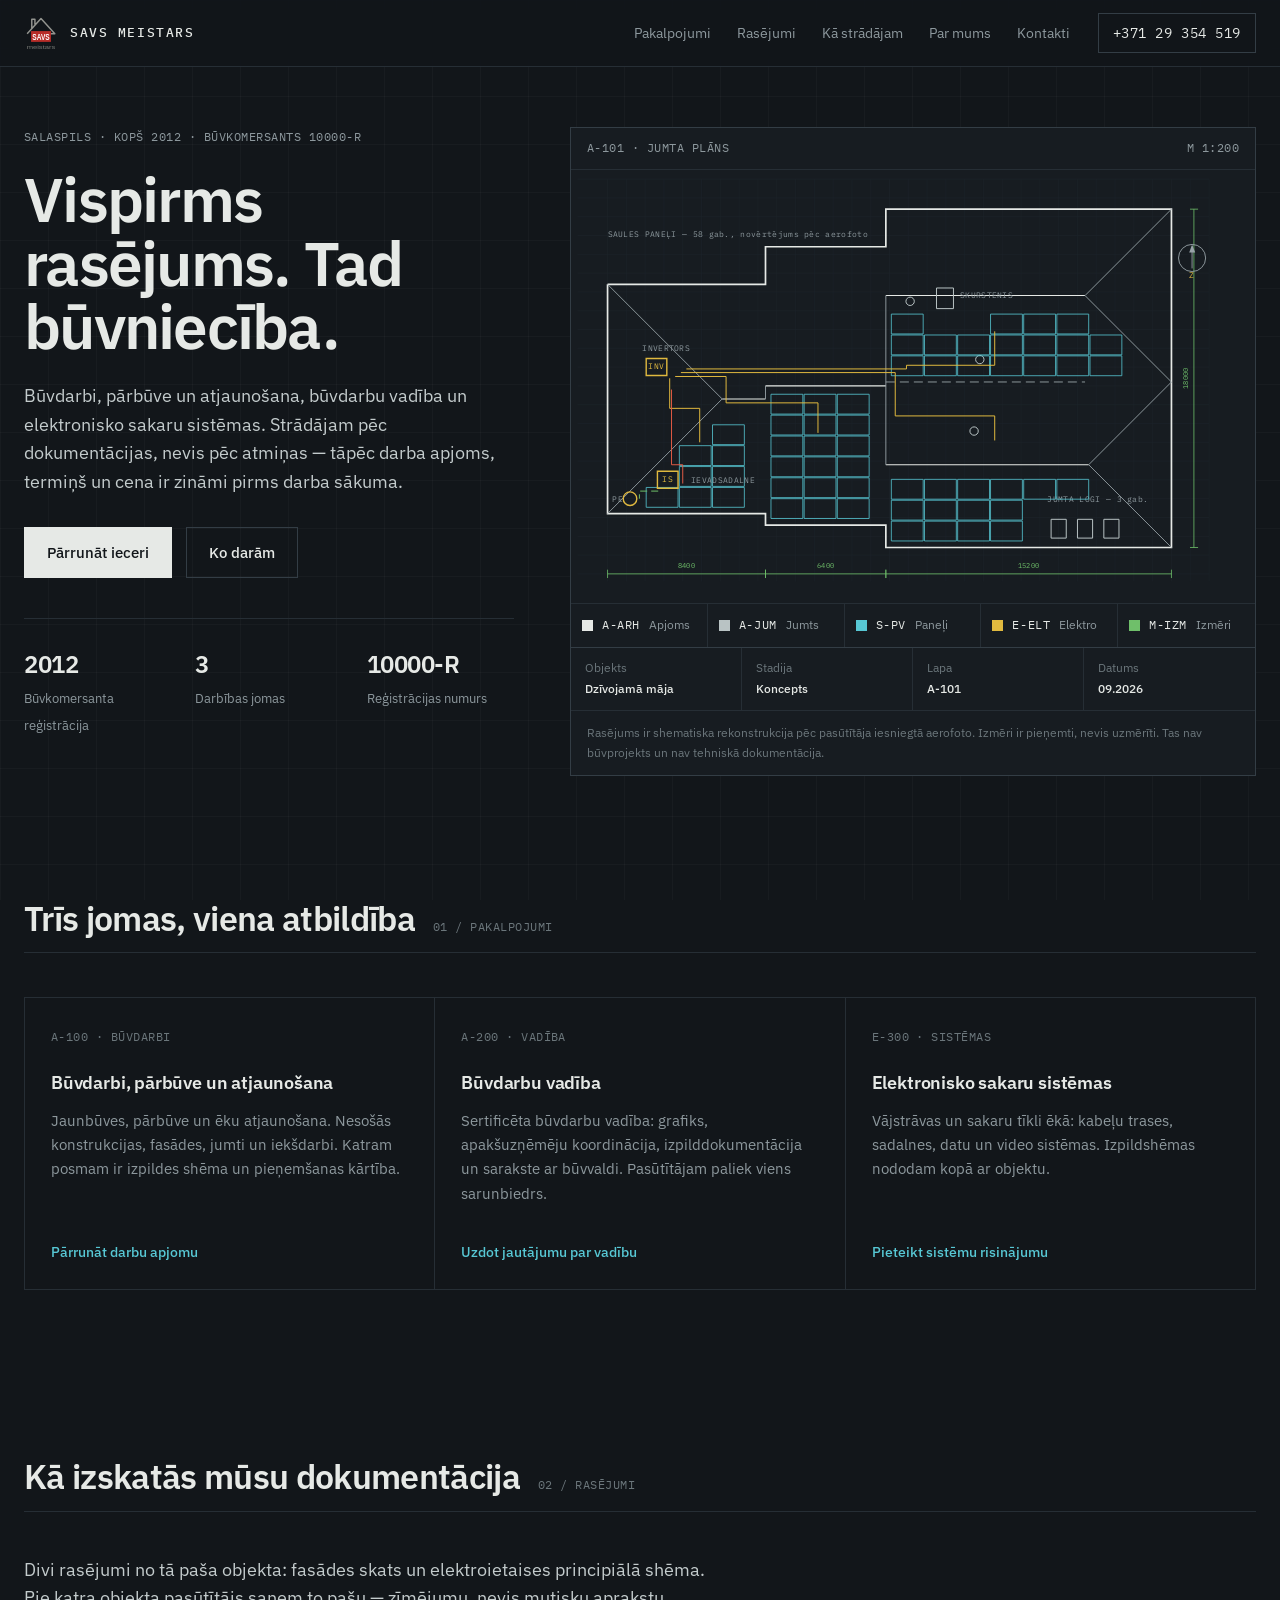
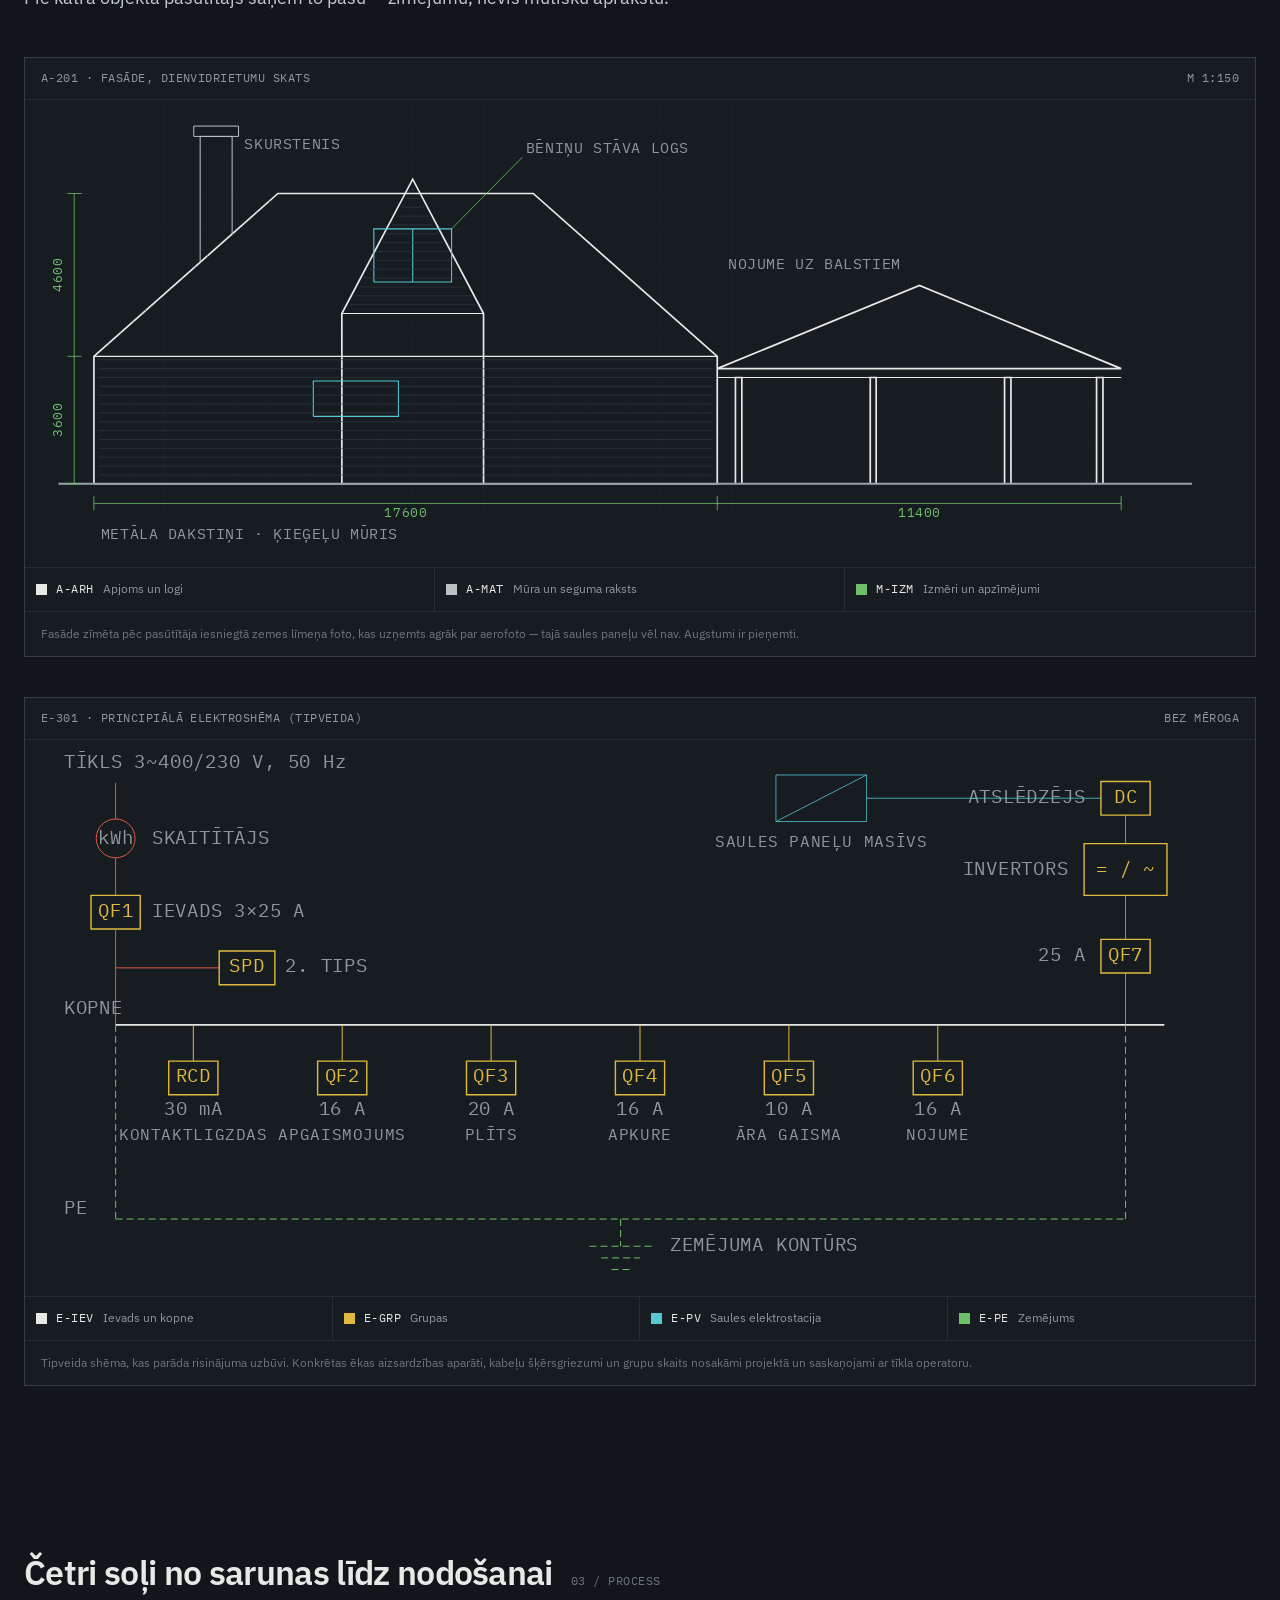
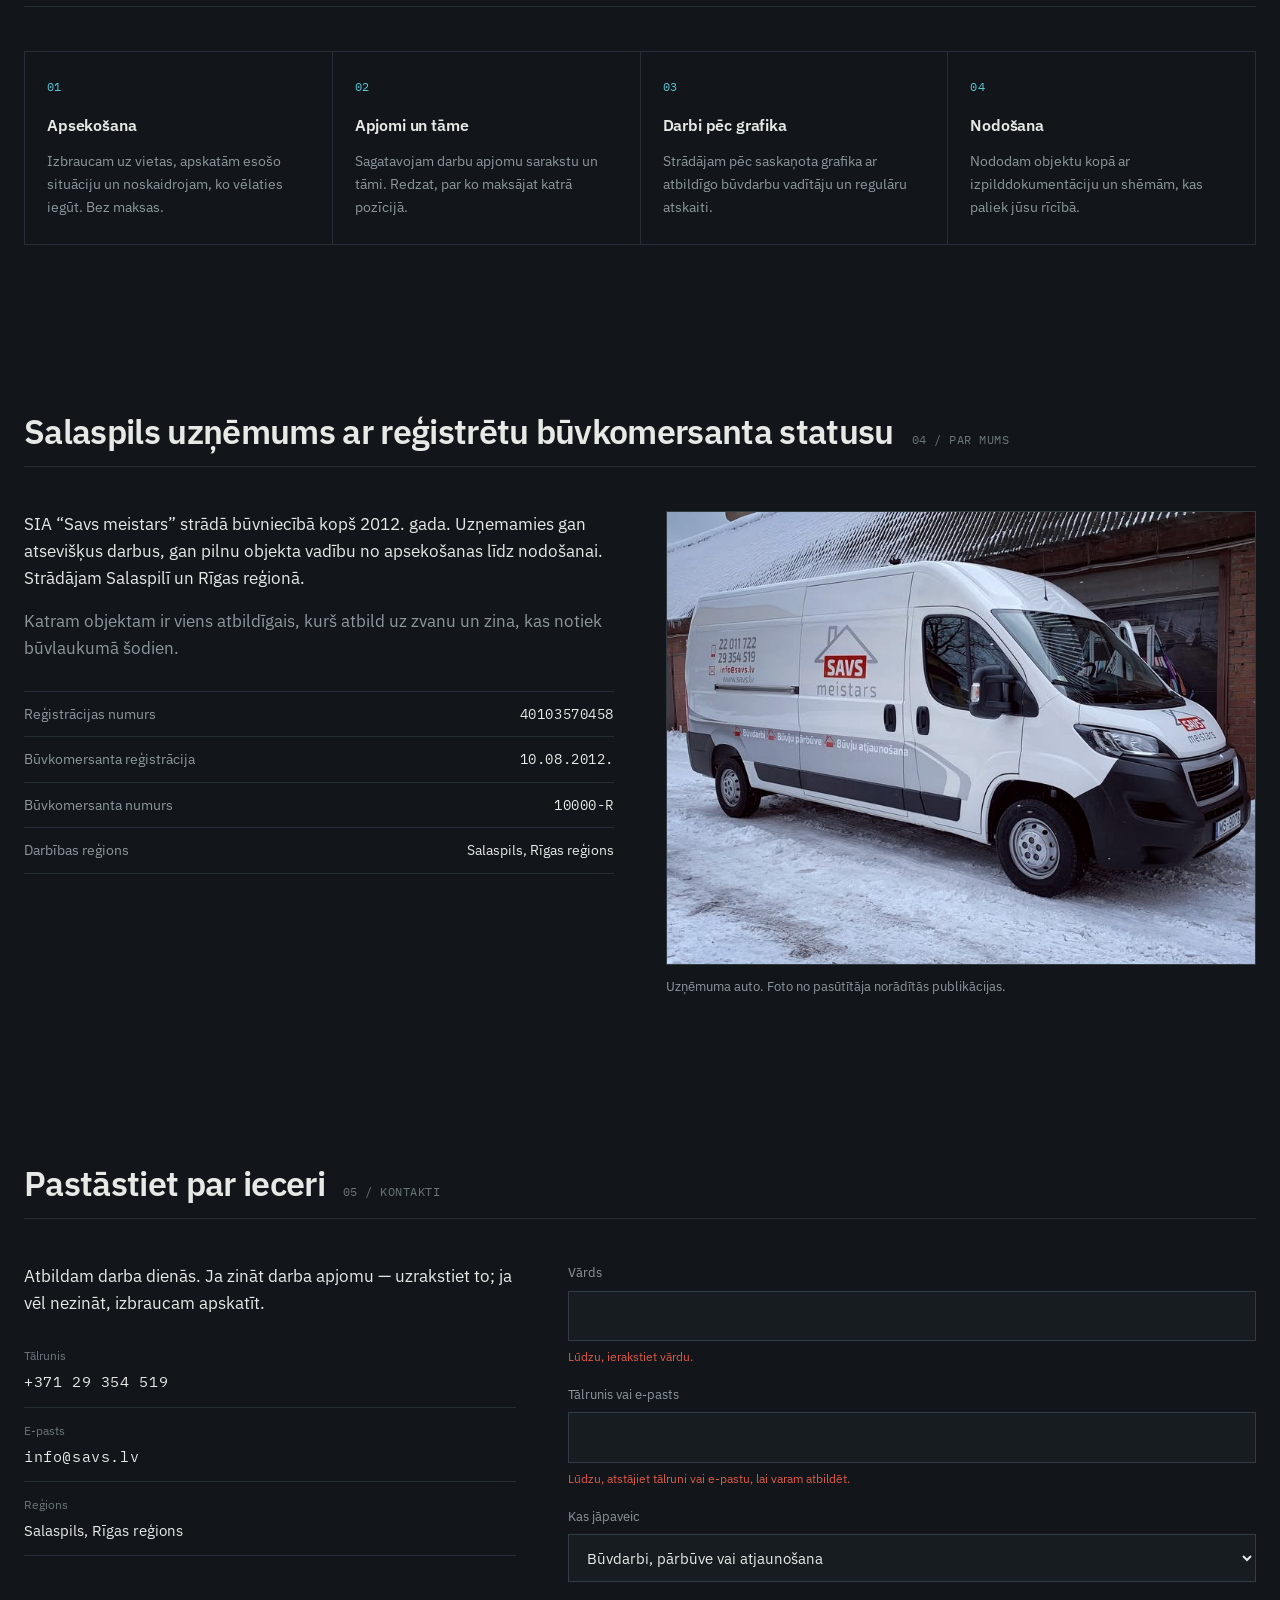
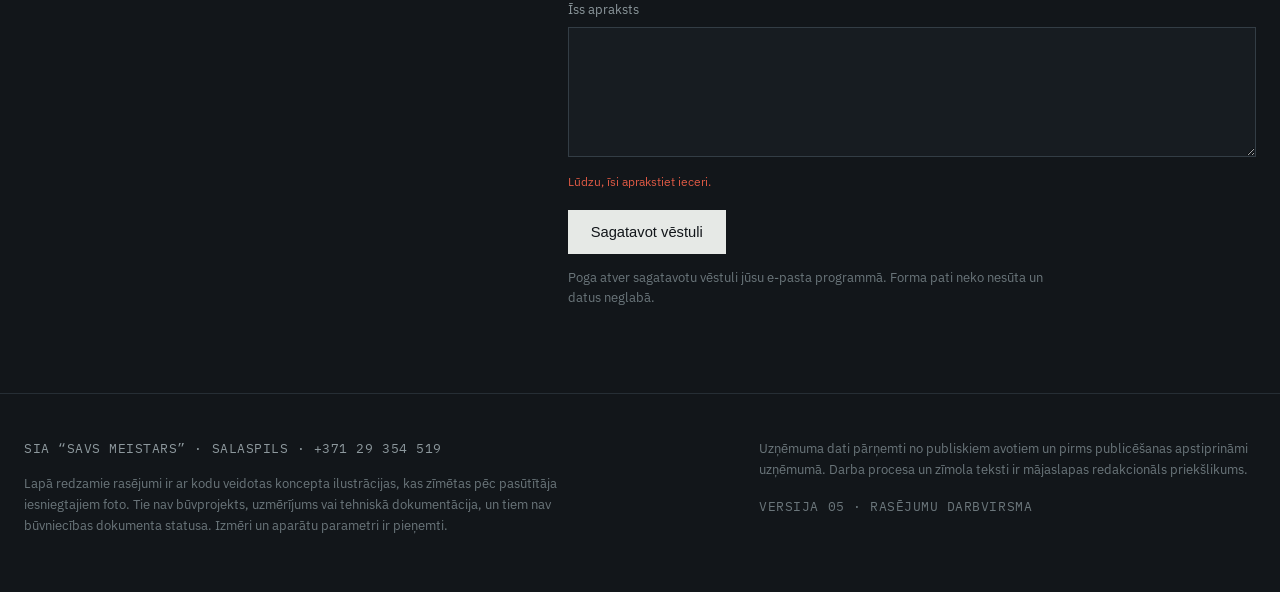
<file: index.html>
<!doctype html>
<html lang="lv">
<head>
<meta charset="utf-8">
<meta name="viewport" content="width=device-width, initial-scale=1">
<meta name="robots" content="noindex, nofollow">
<title>SAVS meistars — Vispirms rasējums. Tad būvniecība.</title>
<meta name="description" content="SIA “Savs meistars” — būvdarbi, pārbūve, būvdarbu vadība un elektronisko sakaru sistēmas Salaspilī un Rīgas reģionā kopš 2012. gada.">
<link rel="icon" href="assets/favicon.svg" type="image/svg+xml">
<link rel="preload" href="assets/plex-sans-latin.woff2" as="font" type="font/woff2" crossorigin>
<link rel="preload" href="assets/plex-mono-400-latin.woff2" as="font" type="font/woff2" crossorigin>
<link rel="stylesheet" href="styles.css">
</head>
<body>

<a class="skip" href="#saturs">Pāriet uz saturu</a>

<header>
  <div class="wrap bar">
    <a class="brand" href="#">
      <img src="assets/logo.svg" alt="">
      <span class="mono">SAVS MEISTARS</span>
    </a>
    <nav id="nav">
      <ul>
        <li><a href="#pakalpojumi">Pakalpojumi</a></li>
        <li><a href="#rasejumi">Rasējumi</a></li>
        <li><a href="#process">Kā strādājam</a></li>
        <li><a href="#par-mums">Par mums</a></li>
        <li><a href="#kontakti">Kontakti</a></li>
      </ul>
    </nav>
    <a class="tel mono" href="tel:+37129354519">+371 29 354 519</a>
    <button class="burger mono" id="burger" aria-expanded="false" aria-controls="nav">Izvēlne</button>
  </div>
</header>

<main id="saturs">

  <!-- ============================ sākumekrāns ============================ -->
  <section class="hero wrap">
    <div class="hero-grid">
      <div>
        <p class="mono muted" style="font-size:.78rem;margin-bottom:20px">SALASPILS · KOPŠ 2012 · BŪVKOMERSANTS 10000-R</p>
        <h1>Vispirms rasējums. Tad būvniecība.</h1>
        <p class="lead">Būvdarbi, pārbūve un atjaunošana, būvdarbu vadība un elektronisko sakaru sistēmas. Strādājam pēc dokumentācijas, nevis pēc atmiņas — tāpēc darba apjoms, termiņš un cena ir zināmi pirms darba sākuma.</p>
        <div class="cta-row">
          <a class="btn btn-primary" href="#kontakti">Pārrunāt ieceri</a>
          <a class="btn btn-ghost" href="#pakalpojumi">Ko darām</a>
        </div>
        <div class="facts">
          <div class="fact"><b>2012</b><span>Būvkomersanta reģistrācija</span></div>
          <div class="fact"><b>3</b><span>Darbības jomas</span></div>
          <div class="fact"><b>10000-R</b><span>Reģistrācijas numurs</span></div>
        </div>
      </div>

      <div class="dwg-frame">
        <div class="dwg-top">
          <span class="mono">A-101 · JUMTA PLĀNS</span>
          <span class="mono"><span class="swipe">velciet sāniski · </span>M 1:200</span>
        </div>
        <div class="dwg-scroll">
          <svg class="dwg" id="dwg-roof" viewBox="60 150 2620 1660" role="img" aria-labelledby="roof-t roof-d">
            <title id="roof-t">Jumta plāns ar saules paneļu masīvu un elektroietaises trasēm</title>
            <desc id="roof-d">Shematisks jumta plāns: trīs korpusi ar četrslīpju jumtiem, saules paneļu masīvs uz dienvidu nogāzēm, skurstenis, ventilācijas izvadi, trīs jumta logi, invertora un ievadsadalnes atrašanās vieta ar līdzstrāvas un maiņstrāvas trasēm, izmēru ķēde un ziemeļu virziens.</desc>
<g class="grid" aria-hidden="true"><polyline points="200,185 200,1726"/><polyline points="272,185 272,1726"/><polyline points="344,185 344,1726"/><polyline points="416,185 416,1726"/><polyline points="488,185 488,1726"/><polyline points="560,185 560,1726"/><polyline points="632,185 632,1726"/><polyline points="704,185 704,1726"/><polyline points="776,185 776,1726"/><polyline points="848,185 848,1726"/><polyline points="920,185 920,1726"/><polyline points="992,185 992,1726"/><polyline points="1064,185 1064,1726"/><polyline points="1136,185 1136,1726"/><polyline points="1208,185 1208,1726"/><polyline points="1280,185 1280,1726"/><polyline points="1352,185 1352,1726"/><polyline points="1424,185 1424,1726"/><polyline points="1496,185 1496,1726"/><polyline points="1568,185 1568,1726"/><polyline points="1640,185 1640,1726"/><polyline points="1712,185 1712,1726"/><polyline points="1784,185 1784,1726"/><polyline points="1856,185 1856,1726"/><polyline points="1928,185 1928,1726"/><polyline points="2000,185 2000,1726"/><polyline points="2072,185 2072,1726"/><polyline points="2144,185 2144,1726"/><polyline points="2216,185 2216,1726"/><polyline points="2288,185 2288,1726"/><polyline points="2360,185 2360,1726"/><polyline points="2432,185 2432,1726"/><polyline points="2504,185 2504,1726"/><polyline points="85,185 2504,185"/><polyline points="85,257 2504,257"/><polyline points="85,329 2504,329"/><polyline points="85,401 2504,401"/><polyline points="85,473 2504,473"/><polyline points="85,545 2504,545"/><polyline points="85,617 2504,617"/><polyline points="85,689 2504,689"/><polyline points="85,761 2504,761"/><polyline points="85,833 2504,833"/><polyline points="85,905 2504,905"/><polyline points="85,977 2504,977"/><polyline points="85,1049 2504,1049"/><polyline points="85,1121 2504,1121"/><polyline points="85,1193 2504,1193"/><polyline points="85,1265 2504,1265"/><polyline points="85,1337 2504,1337"/><polyline points="85,1409 2504,1409"/><polyline points="85,1481 2504,1481"/><polyline points="85,1553 2504,1553"/><polyline points="85,1625 2504,1625"/><polyline points="85,1697 2504,1697"/></g>
<g data-layer="arh"><polyline class="wall" points="200,588 805,588 805,444 1266,444 1266,300 2360,300 2360,1596 1266,1596 1266,1510 805,1510 805,1466 200,1466 200,588"/><polyline class="ridge" points="639,1027 805,1027"/><polyline class="ridge" points="805,977 1266,977"/><polyline class="ridge" points="1266,631 2029,631"/><polyline class="ridge" points="1266,1279 2043,1279"/><polyline class="valley" points="1266,962 2029,962"/><polyline class="hip" points="200,588 639,1027"/><polyline class="hip" points="200,1466 639,1027"/><polyline class="hip" points="2360,300 2029,631"/><polyline class="hip" points="2360,962 2029,631"/><polyline class="hip" points="2360,962 2043,1279"/><polyline class="hip" points="2360,1596 2043,1279"/><polyline class="hip" points="805,1027 805,977"/><polyline class="hip" points="1266,977 1266,631"/><polyline class="hip" points="1266,1279 1266,977"/></g>
<g data-layer="jumt"><rect class="feat" x="1460" y="602" width="65" height="79"/><text class="an" x="1550" y="642" text-anchor="start">SKURSTENIS</text><circle class="feat" cx="1359" cy="653" r="16"/><circle class="feat" cx="1626" cy="876" r="16"/><circle class="feat" cx="1604" cy="1150" r="16"/><rect class="feat" x="1899" y="1488" width="58" height="72"/><rect class="feat" x="2000" y="1488" width="58" height="72"/><rect class="feat" x="2101" y="1488" width="58" height="72"/><text class="an" x="1885" y="1420" text-anchor="start">JUMTA LOGI — 3 gab.</text></g>
<g data-layer="pv"><rect class="pv" x="348" y="1366" width="122" height="76"/><rect class="pv" x="475" y="1366" width="122" height="76"/><rect class="pv" x="602" y="1366" width="122" height="76"/><rect class="pv" x="475" y="1286" width="122" height="76"/><rect class="pv" x="602" y="1286" width="122" height="76"/><rect class="pv" x="475" y="1206" width="122" height="76"/><rect class="pv" x="602" y="1206" width="122" height="76"/><rect class="pv" x="602" y="1126" width="122" height="76"/><rect class="pv" x="826" y="1409" width="122" height="76"/><rect class="pv" x="953" y="1409" width="122" height="76"/><rect class="pv" x="1080" y="1409" width="122" height="76"/><rect class="pv" x="826" y="1329" width="122" height="76"/><rect class="pv" x="953" y="1329" width="122" height="76"/><rect class="pv" x="1080" y="1329" width="122" height="76"/><rect class="pv" x="826" y="1249" width="122" height="76"/><rect class="pv" x="953" y="1249" width="122" height="76"/><rect class="pv" x="1080" y="1249" width="122" height="76"/><rect class="pv" x="826" y="1169" width="122" height="76"/><rect class="pv" x="953" y="1169" width="122" height="76"/><rect class="pv" x="1080" y="1169" width="122" height="76"/><rect class="pv" x="826" y="1089" width="122" height="76"/><rect class="pv" x="953" y="1089" width="122" height="76"/><rect class="pv" x="1080" y="1089" width="122" height="76"/><rect class="pv" x="826" y="1009" width="122" height="76"/><rect class="pv" x="953" y="1009" width="122" height="76"/><rect class="pv" x="1080" y="1009" width="122" height="76"/><rect class="pv" x="1287" y="862" width="122" height="76"/><rect class="pv" x="1414" y="862" width="122" height="76"/><rect class="pv" x="1541" y="862" width="122" height="76"/><rect class="pv" x="1667" y="862" width="122" height="76"/><rect class="pv" x="1794" y="862" width="122" height="76"/><rect class="pv" x="1921" y="862" width="122" height="76"/><rect class="pv" x="2048" y="862" width="122" height="76"/><rect class="pv" x="1287" y="782" width="122" height="76"/><rect class="pv" x="1414" y="782" width="122" height="76"/><rect class="pv" x="1541" y="782" width="122" height="76"/><rect class="pv" x="1667" y="782" width="122" height="76"/><rect class="pv" x="1794" y="782" width="122" height="76"/><rect class="pv" x="1921" y="782" width="122" height="76"/><rect class="pv" x="2048" y="782" width="122" height="76"/><rect class="pv" x="1287" y="702" width="122" height="76"/><rect class="pv" x="1667" y="702" width="122" height="76"/><rect class="pv" x="1794" y="702" width="122" height="76"/><rect class="pv" x="1921" y="702" width="122" height="76"/><rect class="pv" x="1287" y="1495" width="122" height="76"/><rect class="pv" x="1414" y="1495" width="122" height="76"/><rect class="pv" x="1541" y="1495" width="122" height="76"/><rect class="pv" x="1667" y="1495" width="122" height="76"/><rect class="pv" x="1287" y="1415" width="122" height="76"/><rect class="pv" x="1414" y="1415" width="122" height="76"/><rect class="pv" x="1541" y="1415" width="122" height="76"/><rect class="pv" x="1667" y="1415" width="122" height="76"/><rect class="pv" x="1287" y="1335" width="122" height="76"/><rect class="pv" x="1414" y="1335" width="122" height="76"/><rect class="pv" x="1541" y="1335" width="122" height="76"/><rect class="pv" x="1667" y="1335" width="122" height="76"/><rect class="pv" x="1794" y="1335" width="122" height="76"/><rect class="pv" x="1921" y="1335" width="122" height="76"/><text class="an" x="200" y="408" text-anchor="start">SAULES PANEĻI — 58 gab., novērtējums pēc aerofoto</text></g>
<g data-layer="elt"><polyline class="dc" points="553,1193 553,1063 438,1063 438,948"/><polyline class="dc" points="1006,1157 1006,1042 654,1042 654,941 459,941"/><polyline class="dc" points="1683,1186 1683,1092 1302,1092 1302,926 481,926"/><polyline class="dc" points="1683,768 1683,898 1345,898 1345,912 502,912"/><polyline class="ac" points="445,991 445,1279 488,1279 488,1351"/><polyline class="pe" points="394,1380 322,1380 322,1409"/><rect class="box" x="348" y="872" width="79" height="65"/><text class="an-b" x="387" y="912" text-anchor="middle">INV</text><text class="an" x="333" y="844" text-anchor="start">INVERTORS</text><rect class="box" x="391" y="1304" width="79" height="65"/><text class="an-b" x="430" y="1344" text-anchor="middle">IS</text><text class="an" x="520" y="1348" text-anchor="start">IEVADSADALNE</text><circle class="box" cx="286" cy="1409" r="26"/><text class="an" x="218" y="1420" text-anchor="start">PE</text></g>
<g data-layer="izm"><polyline class="dim" points="200,1697 805,1697"/><polyline class="dim-tick" points="200,1681 200,1713"/><polyline class="dim-tick" points="805,1681 805,1713"/><text class="dim-txt" x="502" y="1675" text-anchor="middle">8400</text><polyline class="dim" points="805,1697 1266,1697"/><polyline class="dim-tick" points="805,1681 805,1713"/><polyline class="dim-tick" points="1266,1681 1266,1713"/><text class="dim-txt" x="1035" y="1675" text-anchor="middle">6400</text><polyline class="dim" points="1266,1697 2360,1697"/><polyline class="dim-tick" points="1266,1681 1266,1713"/><polyline class="dim-tick" points="2360,1681 2360,1713"/><text class="dim-txt" x="1813" y="1675" text-anchor="middle">15200</text><polyline class="dim" points="2446,300 2446,1596"/><polyline class="dim-tick" points="2431,300 2462,300"/><polyline class="dim-tick" points="2431,1596 2462,1596"/><g transform="rotate(-90 2446 948)"><text class="dim-txt" x="2446" y="926" text-anchor="middle">18000</text></g><circle class="north" cx="2439" cy="487" r="52"/><polyline class="north-a" points="2439,527 2439,443"/><polygon class="north-f" points="2428,466 2439,435 2451,466"/><text class="an-b" x="2439" y="563" text-anchor="middle">Z</text></g>
          </svg>
        </div>
        <div class="layers" id="layers">
          <button class="layer l-arh" type="button" aria-pressed="true" data-target="dwg-roof" data-layer="arh"><i class="swatch"></i><span class="code">A-ARH</span> <span class="nm">Apjoms</span></button>
          <button class="layer l-jumt" type="button" aria-pressed="true" data-target="dwg-roof" data-layer="jumt"><i class="swatch"></i><span class="code">A-JUM</span> <span class="nm">Jumts</span></button>
          <button class="layer l-pv" type="button" aria-pressed="true" data-target="dwg-roof" data-layer="pv"><i class="swatch"></i><span class="code">S-PV</span> <span class="nm">Paneļi</span></button>
          <button class="layer l-elt" type="button" aria-pressed="true" data-target="dwg-roof" data-layer="elt"><i class="swatch"></i><span class="code">E-ELT</span> <span class="nm">Elektro</span></button>
          <button class="layer l-izm" type="button" aria-pressed="true" data-target="dwg-roof" data-layer="izm"><i class="swatch"></i><span class="code">M-IZM</span> <span class="nm">Izmēri</span></button>
        </div>
        <div class="titleblock">
          <div class="tb"><span>Objekts</span><b>Dzīvojamā māja</b></div>
          <div class="tb"><span>Stadija</span><b>Koncepts</b></div>
          <div class="tb"><span>Lapa</span><b>A-101</b></div>
          <div class="tb"><span>Datums</span><b>09.2026</b></div>
        </div>
        <div class="note">
          <p>Rasējums ir shematiska rekonstrukcija pēc pasūtītāja iesniegtā aerofoto. Izmēri ir pieņemti, nevis uzmērīti. Tas nav būvprojekts un nav tehniskā dokumentācija.</p>
        </div>
      </div>
    </div>
  </section>

  <!-- ============================ pakalpojumi ============================ -->
  <section class="wrap" id="pakalpojumi">
    <div class="sec-head">
      <h2>Trīs jomas, viena atbildība</h2>
      <span class="sheet-no mono">01 / PAKALPOJUMI</span>
    </div>
    <div class="cards">
      <a class="card" href="#kontakti" data-service="buvdarbi">
        <span class="code mono">A-100 · BŪVDARBI</span>
        <h3>Būvdarbi, pārbūve un atjaunošana</h3>
        <p>Jaunbūves, pārbūve un ēku atjaunošana. Nesošās konstrukcijas, fasādes, jumti un iekšdarbi. Katram posmam ir izpildes shēma un pieņemšanas kārtība.</p>
        <span class="go">Pārrunāt darbu apjomu</span>
      </a>
      <a class="card" href="#kontakti" data-service="vadiba">
        <span class="code mono">A-200 · VADĪBA</span>
        <h3>Būvdarbu vadība</h3>
        <p>Sertificēta būvdarbu vadība: grafiks, apakšuzņēmēju koordinācija, izpilddokumentācija un sarakste ar būvvaldi. Pasūtītājam paliek viens sarunbiedrs.</p>
        <span class="go">Uzdot jautājumu par vadību</span>
      </a>
      <a class="card" href="#kontakti" data-service="elektro">
        <span class="code mono">E-300 · SISTĒMAS</span>
        <h3>Elektronisko sakaru sistēmas</h3>
        <p>Vājstrāvas un sakaru tīkli ēkā: kabeļu trases, sadalnes, datu un video sistēmas. Izpildshēmas nododam kopā ar objektu.</p>
        <span class="go">Pieteikt sistēmu risinājumu</span>
      </a>
    </div>
  </section>

  <!-- ============================ rasējumi ============================ -->
  <section class="wrap" id="rasejumi">
    <div class="sec-head">
      <h2>Kā izskatās mūsu dokumentācija</h2>
      <span class="sheet-no mono">02 / RASĒJUMI</span>
    </div>
    <p class="lead" style="margin-bottom:44px">Divi rasējumi no tā paša objekta: fasādes skats un elektroietaises principiālā shēma. Pie katra objekta pasūtītājs saņem to pašu — zīmējumu, nevis mutisku aprakstu.</p>

    <div class="dwg-frame" style="margin-bottom:40px">
      <div class="dwg-top">
        <span class="mono">A-201 · FASĀDE, DIENVIDRIETUMU SKATS</span>
        <span class="mono"><span class="swipe">velciet sāniski · </span>M 1:150</span>
      </div>
      <div class="dwg-scroll">
        <svg class="dwg" id="dwg-elev" viewBox="60 400 2500 950" role="img" aria-labelledby="elev-t elev-d">
          <title id="elev-t">Fasādes rasējums, dienvidrietumu skats</title>
          <desc id="elev-d">Ēkas fasāde: ķieģeļu mūra sienas, metāla dakstiņu jumts, mūra skurstenis, bēniņu stāva logs šķērsjumta zelminī un nojume uz balstiem ēkas labajā pusē. Norādīti dzegas un kores augstumi un kopējais garums.</desc>
<g class="grid" aria-hidden="true"><polyline points="128,1238 128,359"/><polyline points="200,1238 200,359"/><polyline points="272,1238 272,359"/><polyline points="344,1238 344,359"/><polyline points="416,1238 416,359"/><polyline points="488,1238 488,359"/><polyline points="560,1238 560,359"/><polyline points="632,1238 632,359"/><polyline points="704,1238 704,359"/><polyline points="776,1238 776,359"/><polyline points="848,1238 848,359"/><polyline points="920,1238 920,359"/><polyline points="992,1238 992,359"/><polyline points="1064,1238 1064,359"/><polyline points="1136,1238 1136,359"/><polyline points="1208,1238 1208,359"/><polyline points="1280,1238 1280,359"/><polyline points="1352,1238 1352,359"/><polyline points="1424,1238 1424,359"/><polyline points="1496,1238 1496,359"/><polyline points="1568,1238 1568,359"/><polyline points="1640,1238 1640,359"/><polyline points="1712,1238 1712,359"/><polyline points="1784,1238 1784,359"/><polyline points="1856,1238 1856,359"/><polyline points="1928,1238 1928,359"/><polyline points="2000,1238 2000,359"/><polyline points="2072,1238 2072,359"/><polyline points="2144,1238 2144,359"/><polyline points="2216,1238 2216,359"/><polyline points="2288,1238 2288,359"/><polyline points="2360,1238 2360,359"/><polyline points="2432,1238 2432,359"/><polyline points="128,1238 2432,1238"/><polyline points="128,1166 2432,1166"/><polyline points="128,1094 2432,1094"/><polyline points="128,1022 2432,1022"/><polyline points="128,950 2432,950"/><polyline points="128,878 2432,878"/><polyline points="128,806 2432,806"/><polyline points="128,734 2432,734"/><polyline points="128,662 2432,662"/><polyline points="128,590 2432,590"/><polyline points="128,518 2432,518"/><polyline points="128,446 2432,446"/><polyline points="128,374 2432,374"/></g>
<g data-layer="arh"><polyline class="wall" points="200,1180 200,921 574,590 1093,590 1467,921 1467,1180 200,1180"/><polyline class="ridge" points="200,921 1467,921"/><polyline class="wall" points="704,1180 704,834 848,561 992,834 992,1180"/><polyline class="ridge" points="704,834 992,834"/><polyline class="win" points="769,770 927,770 927,662 769,662 769,770"/><polyline class="win" points="646,1043 819,1043 819,971 646,971 646,1043"/><polyline class="win" points="848,770 848,662"/><polyline class="feat" points="416,730 416,474 481,474 481,672"/><polyline class="feat" points="403,474 494,474 494,453 403,453 403,474"/><polyline class="wall" points="1467,946 2288,946 1878,777 1467,946"/><polyline class="ridge" points="1467,964 2288,964"/><polyline class="wall" points="1504,1180 1504,964 1517,964 1517,1180"/><polyline class="wall" points="1778,1180 1778,964 1790,964 1790,1180"/><polyline class="wall" points="2051,1180 2051,964 2064,964 2064,1180"/><polyline class="wall" points="2238,1180 2238,964 2251,964 2251,1180"/><polyline class="ground" points="128,1180 2432,1180"/></g>
<g data-layer="jumt"><polyline class="brick" points="209,1162 1459,1162"/><polyline class="brick" points="209,1144 1459,1144"/><polyline class="brick" points="209,1126 1459,1126"/><polyline class="brick" points="209,1108 1459,1108"/><polyline class="brick" points="209,1090 1459,1090"/><polyline class="brick" points="209,1072 1459,1072"/><polyline class="brick" points="209,1054 1459,1054"/><polyline class="brick" points="209,1036 1459,1036"/><polyline class="brick" points="209,1018 1459,1018"/><polyline class="brick" points="209,1000 1459,1000"/><polyline class="brick" points="209,982 1459,982"/><polyline class="brick" points="209,964 1459,964"/><polyline class="brick" points="209,946 1459,946"/><polyline class="brick" points="209,928 1459,928"/><polyline class="brick" points="721,816 975,816"/><polyline class="brick" points="730,798 966,798"/><polyline class="brick" points="740,780 956,780"/><polyline class="brick" points="749,762 947,762"/><polyline class="brick" points="759,744 937,744"/><polyline class="brick" points="768,726 928,726"/><polyline class="brick" points="778,708 918,708"/><polyline class="brick" points="787,690 909,690"/><polyline class="brick" points="796,672 900,672"/><polyline class="brick" points="806,654 890,654"/><polyline class="brick" points="815,636 881,636"/><polyline class="brick" points="825,618 871,618"/><polyline class="brick" points="834,600 862,600"/><polyline class="brick" points="844,582 852,582"/><polyline class="tile" points="229,895 230,895"/><polyline class="tile" points="254,873 255,873"/><polyline class="tile" points="279,851 281,851"/><polyline class="tile" points="304,828 306,828"/><polyline class="tile" points="330,806 331,806"/><polyline class="tile" points="355,784 356,784"/><polyline class="tile" points="380,762 381,762"/><polyline class="tile" points="405,739 407,739"/><polyline class="tile" points="430,717 432,717"/><polyline class="tile" points="456,695 457,695"/><polyline class="tile" points="481,672 482,672"/><polyline class="tile" points="506,650 507,650"/><polyline class="tile" points="531,628 533,628"/><polyline class="tile" points="556,606 558,606"/></g>
<g data-layer="izm"><polyline class="dim" points="200,1220 2288,1220"/><polyline class="dim-tick" points="200,1205 200,1234"/><polyline class="dim-tick" points="1467,1205 1467,1234"/><polyline class="dim-tick" points="2288,1205 2288,1234"/><text class="dim-txt" x="834" y="1248" text-anchor="middle">17600</text><text class="dim-txt" x="1878" y="1248" text-anchor="middle">11400</text><polyline class="dim" points="160,1180 160,590"/><polyline class="dim-tick" points="146,1180 175,1180"/><polyline class="dim-tick" points="146,921 175,921"/><polyline class="dim-tick" points="146,590 175,590"/><g transform="rotate(-90 135 1050)"><text class="dim-txt" x="135" y="1050" text-anchor="middle">3600</text></g><g transform="rotate(-90 135 755)"><text class="dim-txt" x="135" y="755" text-anchor="middle">4600</text></g><text class="an" x="1489" y="744" text-anchor="start">NOJUME UZ BALSTIEM</text><text class="an" x="506" y="500" text-anchor="start">SKURSTENIS</text><text class="an" x="1078" y="507" text-anchor="start">BĒNIŅU STĀVA LOGS</text><polyline class="dim" points="1071,516 927,662"/><text class="an" x="214" y="1292" text-anchor="start">METĀLA DAKSTIŅI · ĶIEĢEĻU MŪRIS</text></g>
        </svg>
      </div>
      <div class="layers">
        <button class="layer l-arh" type="button" aria-pressed="true" data-target="dwg-elev" data-layer="arh"><i class="swatch"></i><span class="code">A-ARH</span> <span class="nm">Apjoms un logi</span></button>
        <button class="layer l-jumt" type="button" aria-pressed="true" data-target="dwg-elev" data-layer="jumt"><i class="swatch"></i><span class="code">A-MAT</span> <span class="nm">Mūra un seguma raksts</span></button>
        <button class="layer l-izm" type="button" aria-pressed="true" data-target="dwg-elev" data-layer="izm"><i class="swatch"></i><span class="code">M-IZM</span> <span class="nm">Izmēri un apzīmējumi</span></button>
      </div>
      <div class="note">
        <p>Fasāde zīmēta pēc pasūtītāja iesniegtā zemes līmeņa foto, kas uzņemts agrāk par aerofoto — tajā saules paneļu vēl nav. Augstumi ir pieņemti.</p>
      </div>
    </div>

    <div class="dwg-frame">
      <div class="dwg-top">
        <span class="mono">E-301 · PRINCIPIĀLĀ ELEKTROSHĒMA (TIPVEIDA)</span>
        <span class="mono"><span class="swipe">velciet sāniski · </span>BEZ MĒROGA</span>
      </div>
      <div class="dwg-scroll">
        <svg class="dwg" id="dwg-el" viewBox="0 0 1900 860" role="img" aria-labelledby="el-t el-d">
          <title id="el-t">Tipveida vienlīnijas elektroshēma dzīvojamai ēkai ar saules elektrostaciju</title>
          <desc id="el-d">Shēma: tīkla ievads, skaitītājs, ievadaizsardzība, pārsprieguma aizsardzība, sadalnes kopne ar sešām grupām, atsevišķs saules elektrostacijas atzars ar līdzstrāvas atslēdzēju un invertoru, un aizsargzemējuma kopne.</desc>

          <g data-layer="arh">
            <text class="an" x="60" y="44">TĪKLS 3~400/230 V, 50 Hz</text>
            <polyline class="ac" points="140,66 140,122"/>
            <circle class="ac" cx="140" cy="152" r="30"/>
            <text class="an" x="140" y="160" text-anchor="middle">kWh</text>
            <text class="an" x="196" y="160">SKAITĪTĀJS</text>
            <polyline class="ac" points="140,182 140,240"/>
            <rect class="box" x="102" y="240" width="76" height="52"/>
            <text class="an-b" x="140" y="273" text-anchor="middle">QF1</text>
            <text class="an" x="196" y="273">IEVADS 3×25 A</text>
            <polyline class="ac" points="140,292 140,440"/>
            <polyline class="ac" points="140,352 300,352"/>
            <rect class="box" x="300" y="326" width="86" height="52"/>
            <text class="an-b" x="343" y="359" text-anchor="middle">SPD</text>
            <text class="an" x="402" y="359">2. TIPS</text>
            <polyline class="wall" points="140,440 1760,440"/>
            <text class="an" x="60" y="424">KOPNE</text>
          </g>

          <g data-layer="elt">
            <polyline class="dc" points="260,440 260,496"/>
            <rect class="box" x="222" y="496" width="76" height="52"/>
            <text class="an-b" x="260" y="529" text-anchor="middle">RCD</text>
            <text class="an" x="260" y="580" text-anchor="middle">30 mA</text>
            <text class="grp" x="260" y="618" text-anchor="middle">KONTAKTLIGZDAS</text>

            <polyline class="dc" points="490,440 490,496"/>
            <rect class="box" x="452" y="496" width="76" height="52"/>
            <text class="an-b" x="490" y="529" text-anchor="middle">QF2</text>
            <text class="an" x="490" y="580" text-anchor="middle">16 A</text>
            <text class="grp" x="490" y="618" text-anchor="middle">APGAISMOJUMS</text>

            <polyline class="dc" points="720,440 720,496"/>
            <rect class="box" x="682" y="496" width="76" height="52"/>
            <text class="an-b" x="720" y="529" text-anchor="middle">QF3</text>
            <text class="an" x="720" y="580" text-anchor="middle">20 A</text>
            <text class="grp" x="720" y="618" text-anchor="middle">PLĪTS</text>

            <polyline class="dc" points="950,440 950,496"/>
            <rect class="box" x="912" y="496" width="76" height="52"/>
            <text class="an-b" x="950" y="529" text-anchor="middle">QF4</text>
            <text class="an" x="950" y="580" text-anchor="middle">16 A</text>
            <text class="grp" x="950" y="618" text-anchor="middle">APKURE</text>

            <polyline class="dc" points="1180,440 1180,496"/>
            <rect class="box" x="1142" y="496" width="76" height="52"/>
            <text class="an-b" x="1180" y="529" text-anchor="middle">QF5</text>
            <text class="an" x="1180" y="580" text-anchor="middle">10 A</text>
            <text class="grp" x="1180" y="618" text-anchor="middle">ĀRA GAISMA</text>

            <polyline class="dc" points="1410,440 1410,496"/>
            <rect class="box" x="1372" y="496" width="76" height="52"/>
            <text class="an-b" x="1410" y="529" text-anchor="middle">QF6</text>
            <text class="an" x="1410" y="580" text-anchor="middle">16 A</text>
            <text class="grp" x="1410" y="618" text-anchor="middle">NOJUME</text>
          </g>

          <g data-layer="pv">
            <polyline class="pv" points="1700,440 1700,360"/>
            <rect class="box" x="1662" y="308" width="76" height="52"/>
            <text class="an-b" x="1700" y="341" text-anchor="middle">QF7</text>
            <text class="an" x="1638" y="341" text-anchor="end">25 A</text>
            <polyline class="pv" points="1700,308 1700,240"/>
            <rect class="box" x="1636" y="160" width="128" height="80"/>
            <text class="an-b" x="1700" y="208" text-anchor="middle">= / ~</text>
            <text class="an" x="1612" y="208" text-anchor="end">INVERTORS</text>
            <polyline class="pv" points="1700,160 1700,116"/>
            <rect class="box" x="1662" y="64" width="76" height="52"/>
            <text class="an-b" x="1700" y="97" text-anchor="middle">DC</text>
            <text class="an" x="1638" y="97" text-anchor="end">ATSLĒDZĒJS</text>
            <polyline class="pv" points="1300,90 1662,90"/>
            <rect class="pv" x="1160" y="54" width="140" height="72"/>
            <polyline class="pv" points="1160,126 1300,54"/>
            <text class="grp" x="1230" y="166" text-anchor="middle">SAULES PANEĻU MASĪVS</text>
          </g>

          <g data-layer="izm">
            <polyline class="pe" points="140,740 1700,740"/>
            <polyline class="pe" points="140,440 140,740"/>
            <polyline class="pe" points="1700,440 1700,740"/>
            <text class="an" x="60" y="732">PE</text>
            <polyline class="pe" points="920,740 920,782"/>
            <polyline class="pe" points="872,782 968,782"/>
            <polyline class="pe" points="890,800 950,800"/>
            <polyline class="pe" points="906,818 934,818"/>
            <text class="an" x="996" y="790">ZEMĒJUMA KONTŪRS</text>
          </g>
        </svg>
      </div>
      <div class="layers">
        <button class="layer l-arh" type="button" aria-pressed="true" data-target="dwg-el" data-layer="arh"><i class="swatch"></i><span class="code">E-IEV</span> <span class="nm">Ievads un kopne</span></button>
        <button class="layer l-elt" type="button" aria-pressed="true" data-target="dwg-el" data-layer="elt"><i class="swatch"></i><span class="code">E-GRP</span> <span class="nm">Grupas</span></button>
        <button class="layer l-pv" type="button" aria-pressed="true" data-target="dwg-el" data-layer="pv"><i class="swatch"></i><span class="code">E-PV</span> <span class="nm">Saules elektrostacija</span></button>
        <button class="layer l-izm" type="button" aria-pressed="true" data-target="dwg-el" data-layer="izm"><i class="swatch"></i><span class="code">E-PE</span> <span class="nm">Zemējums</span></button>
      </div>
      <div class="note">
        <p>Tipveida shēma, kas parāda risinājuma uzbūvi. Konkrētas ēkas aizsardzības aparāti, kabeļu šķērsgriezumi un grupu skaits nosakāmi projektā un saskaņojami ar tīkla operatoru.</p>
      </div>
    </div>
  </section>

  <!-- ============================ process ============================ -->
  <section class="wrap" id="process">
    <div class="sec-head">
      <h2>Četri soļi no sarunas līdz nodošanai</h2>
      <span class="sheet-no mono">03 / PROCESS</span>
    </div>
    <div class="steps">
      <div class="step">
        <div class="code mono">01</div>
        <h3>Apsekošana</h3>
        <p>Izbraucam uz vietas, apskatām esošo situāciju un noskaidrojam, ko vēlaties iegūt. Bez maksas.</p>
      </div>
      <div class="step">
        <div class="code mono">02</div>
        <h3>Apjomi un tāme</h3>
        <p>Sagatavojam darbu apjomu sarakstu un tāmi. Redzat, par ko maksājat katrā pozīcijā.</p>
      </div>
      <div class="step">
        <div class="code mono">03</div>
        <h3>Darbi pēc grafika</h3>
        <p>Strādājam pēc saskaņota grafika ar atbildīgo būvdarbu vadītāju un regulāru atskaiti.</p>
      </div>
      <div class="step">
        <div class="code mono">04</div>
        <h3>Nodošana</h3>
        <p>Nododam objektu kopā ar izpilddokumentāciju un shēmām, kas paliek jūsu rīcībā.</p>
      </div>
    </div>
  </section>

  <!-- ============================ par mums ============================ -->
  <section class="wrap" id="par-mums">
    <div class="sec-head">
      <h2>Salaspils uzņēmums ar reģistrētu būvkomersanta statusu</h2>
      <span class="sheet-no mono">04 / PAR MUMS</span>
    </div>
    <div class="about-grid">
      <div>
        <p>SIA “Savs meistars” strādā būvniecībā kopš 2012. gada. Uzņemamies gan atsevišķus darbus, gan pilnu objekta vadību no apsekošanas līdz nodošanai. Strādājam Salaspilī un Rīgas reģionā.</p>
        <p class="muted">Katram objektam ir viens atbildīgais, kurš atbild uz zvanu un zina, kas notiek būvlaukumā šodien.</p>
        <dl class="spec">
          <div><dt>Reģistrācijas numurs</dt><dd class="mono">40103570458</dd></div>
          <div><dt>Būvkomersanta reģistrācija</dt><dd class="mono">10.08.2012.</dd></div>
          <div><dt>Būvkomersanta numurs</dt><dd class="mono">10000-R</dd></div>
          <div><dt>Darbības reģions</dt><dd>Salaspils, Rīgas reģions</dd></div>
        </dl>
      </div>
      <div>
        <img src="assets/savs-auto.jpg" alt="Uzņēmuma auto ar “Savs meistars” noformējumu" width="1200" height="800">
        <p class="muted" style="font-size:.8rem;margin-top:12px">Uzņēmuma auto. Foto no pasūtītāja norādītās publikācijas.</p>
      </div>
    </div>
  </section>

  <!-- ============================ kontakti ============================ -->
  <section class="wrap" id="kontakti">
    <div class="sec-head">
      <h2>Pastāstiet par ieceri</h2>
      <span class="sheet-no mono">05 / KONTAKTI</span>
    </div>
    <div class="contact-grid">
      <div>
        <p>Atbildam darba dienās. Ja zināt darba apjomu — uzrakstiet to; ja vēl nezināt, izbraucam apskatīt.</p>
        <ul class="contact-list">
          <li><span>Tālrunis</span><a class="mono" href="tel:+37129354519">+371 29 354 519</a></li>
          <li><span>E-pasts</span><a class="mono" href="mailto:info@savs.lv">info@savs.lv</a></li>
          <li><span>Reģions</span>Salaspils, Rīgas reģions</li>
        </ul>
      </div>

      <form id="form" novalidate>
        <div class="field">
          <label for="f-name">Vārds</label>
          <input id="f-name" name="name" type="text" autocomplete="name" required>
          <span class="err" id="e-name" hidden>Lūdzu, ierakstiet vārdu.</span>
        </div>
        <div class="field">
          <label for="f-contact">Tālrunis vai e-pasts</label>
          <input id="f-contact" name="contact" type="text" autocomplete="tel" required>
          <span class="err" id="e-contact" hidden>Lūdzu, atstājiet tālruni vai e-pastu, lai varam atbildēt.</span>
        </div>
        <div class="field">
          <label for="f-service">Kas jāpaveic</label>
          <select id="f-service" name="service">
            <option value="buvdarbi">Būvdarbi, pārbūve vai atjaunošana</option>
            <option value="vadiba">Būvdarbu vadība</option>
            <option value="elektro">Elektronisko sakaru sistēmas</option>
            <option value="cits">Vēl nezinu, jāapskata</option>
          </select>
        </div>
        <div class="field">
          <label for="f-msg">Īss apraksts</label>
          <textarea id="f-msg" name="message" required></textarea>
          <span class="err" id="e-msg" hidden>Lūdzu, īsi aprakstiet ieceri.</span>
        </div>
        <button class="btn btn-primary" type="submit">Sagatavot vēstuli</button>
        <p class="form-note">Poga atver sagatavotu vēstuli jūsu e-pasta programmā. Forma pati neko nesūta un datus neglabā.</p>
      </form>
    </div>
  </section>

</main>

<footer>
  <div class="wrap foot-grid">
    <div>
      <p class="mono" style="color:var(--muted);margin-bottom:14px">SIA “SAVS MEISTARS” · SALASPILS · +371 29 354 519</p>
      <p>Lapā redzamie rasējumi ir ar kodu veidotas koncepta ilustrācijas, kas zīmētas pēc pasūtītāja iesniegtajiem foto. Tie nav būvprojekts, uzmērījums vai tehniskā dokumentācija, un tiem nav būvniecības dokumenta statusa. Izmēri un aparātu parametri ir pieņemti.</p>
    </div>
    <div>
      <p>Uzņēmuma dati pārņemti no publiskiem avotiem un pirms publicēšanas apstiprināmi uzņēmumā. Darba procesa un zīmola teksti ir mājaslapas redakcionāls priekšlikums.</p>
      <p class="mono" style="margin-top:14px">VERSIJA 05 · RASĒJUMU DARBVIRSMA</p>
    </div>
  </div>
</footer>

<script src="app.js" defer></script>
</body>
</html>
</file>
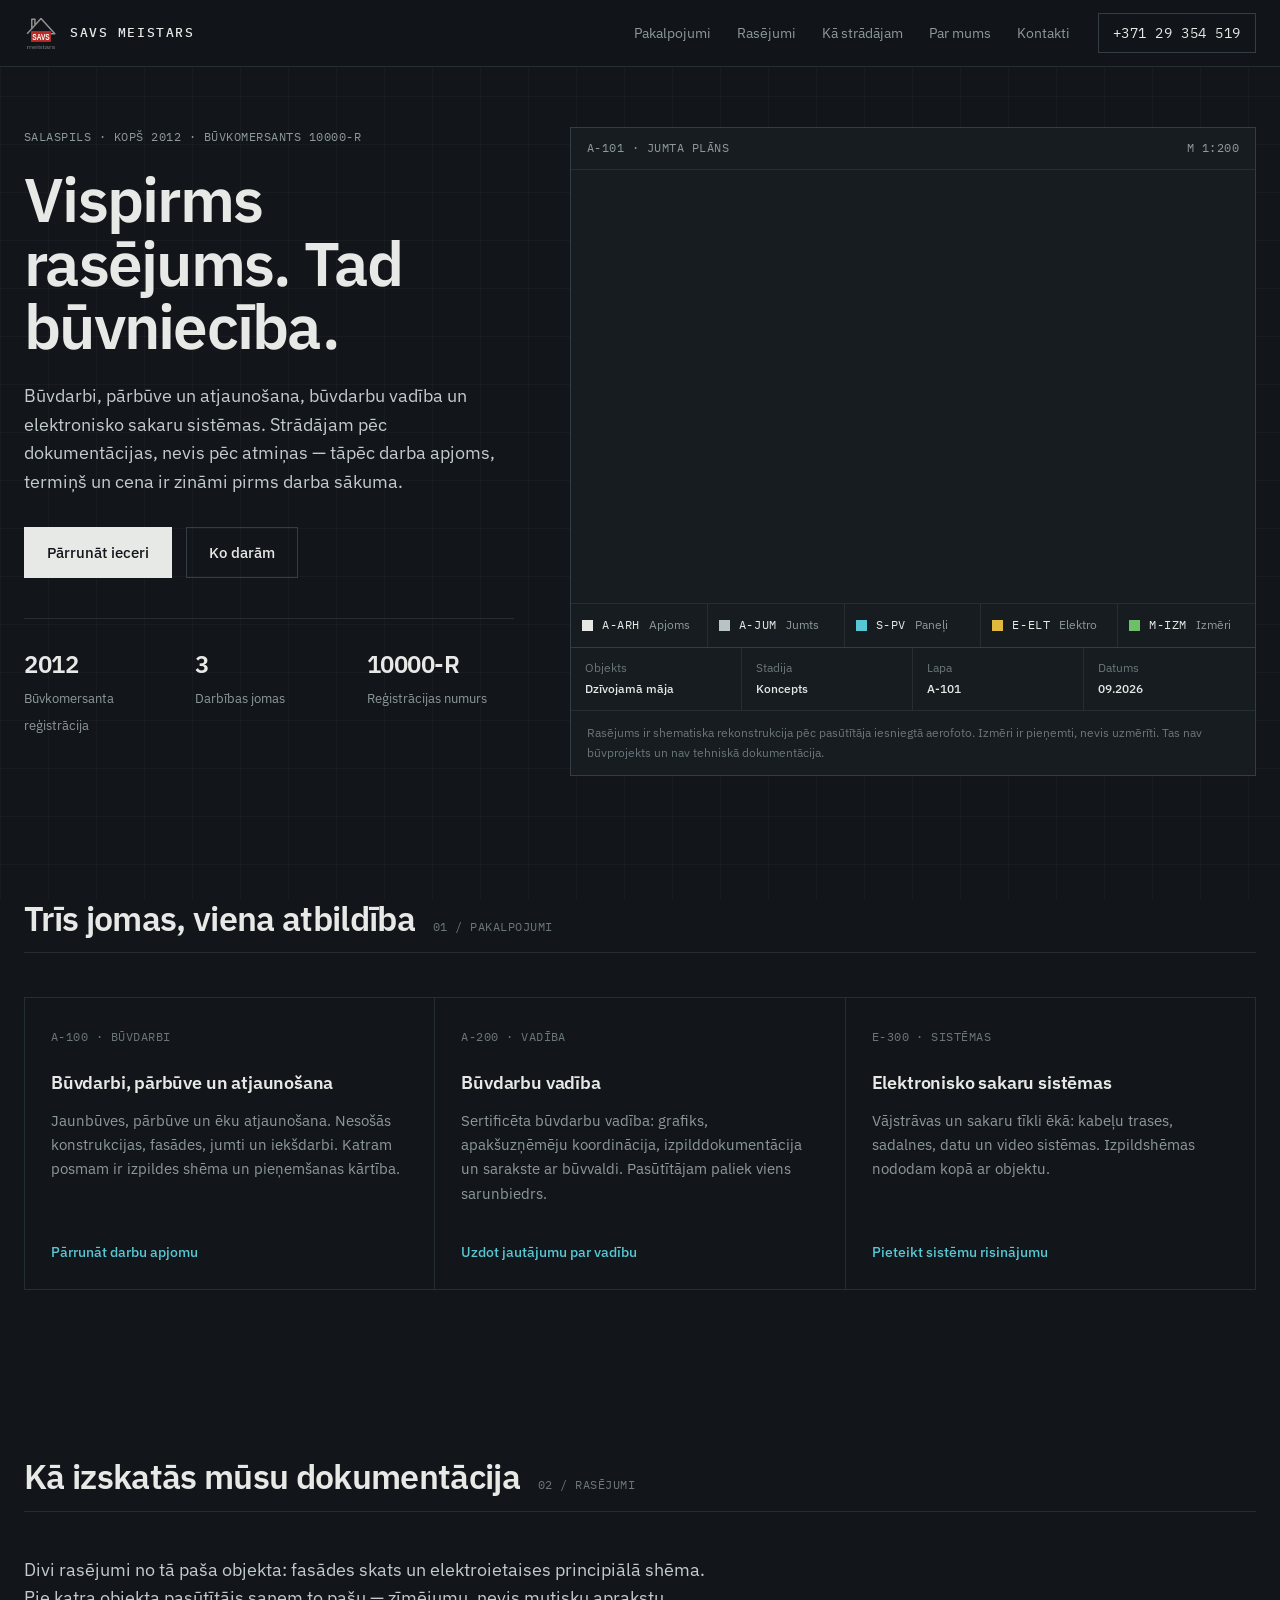
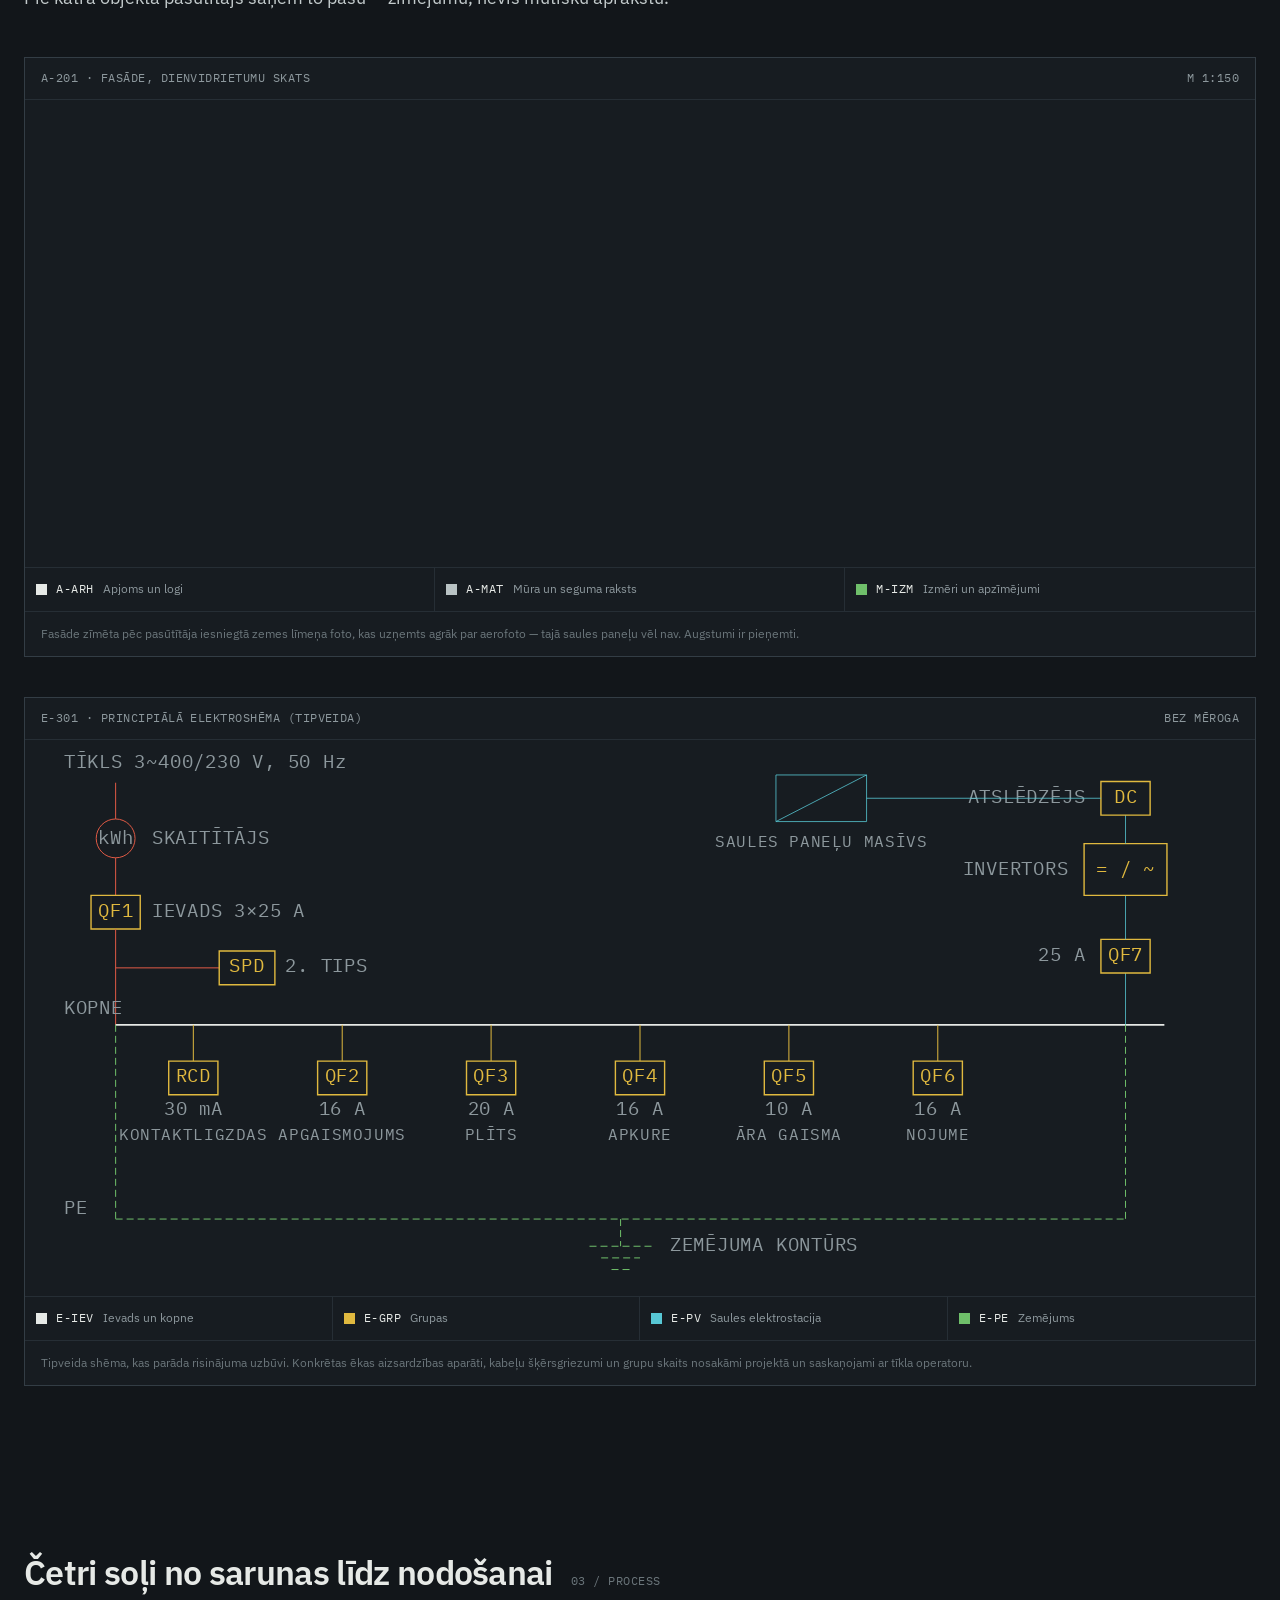
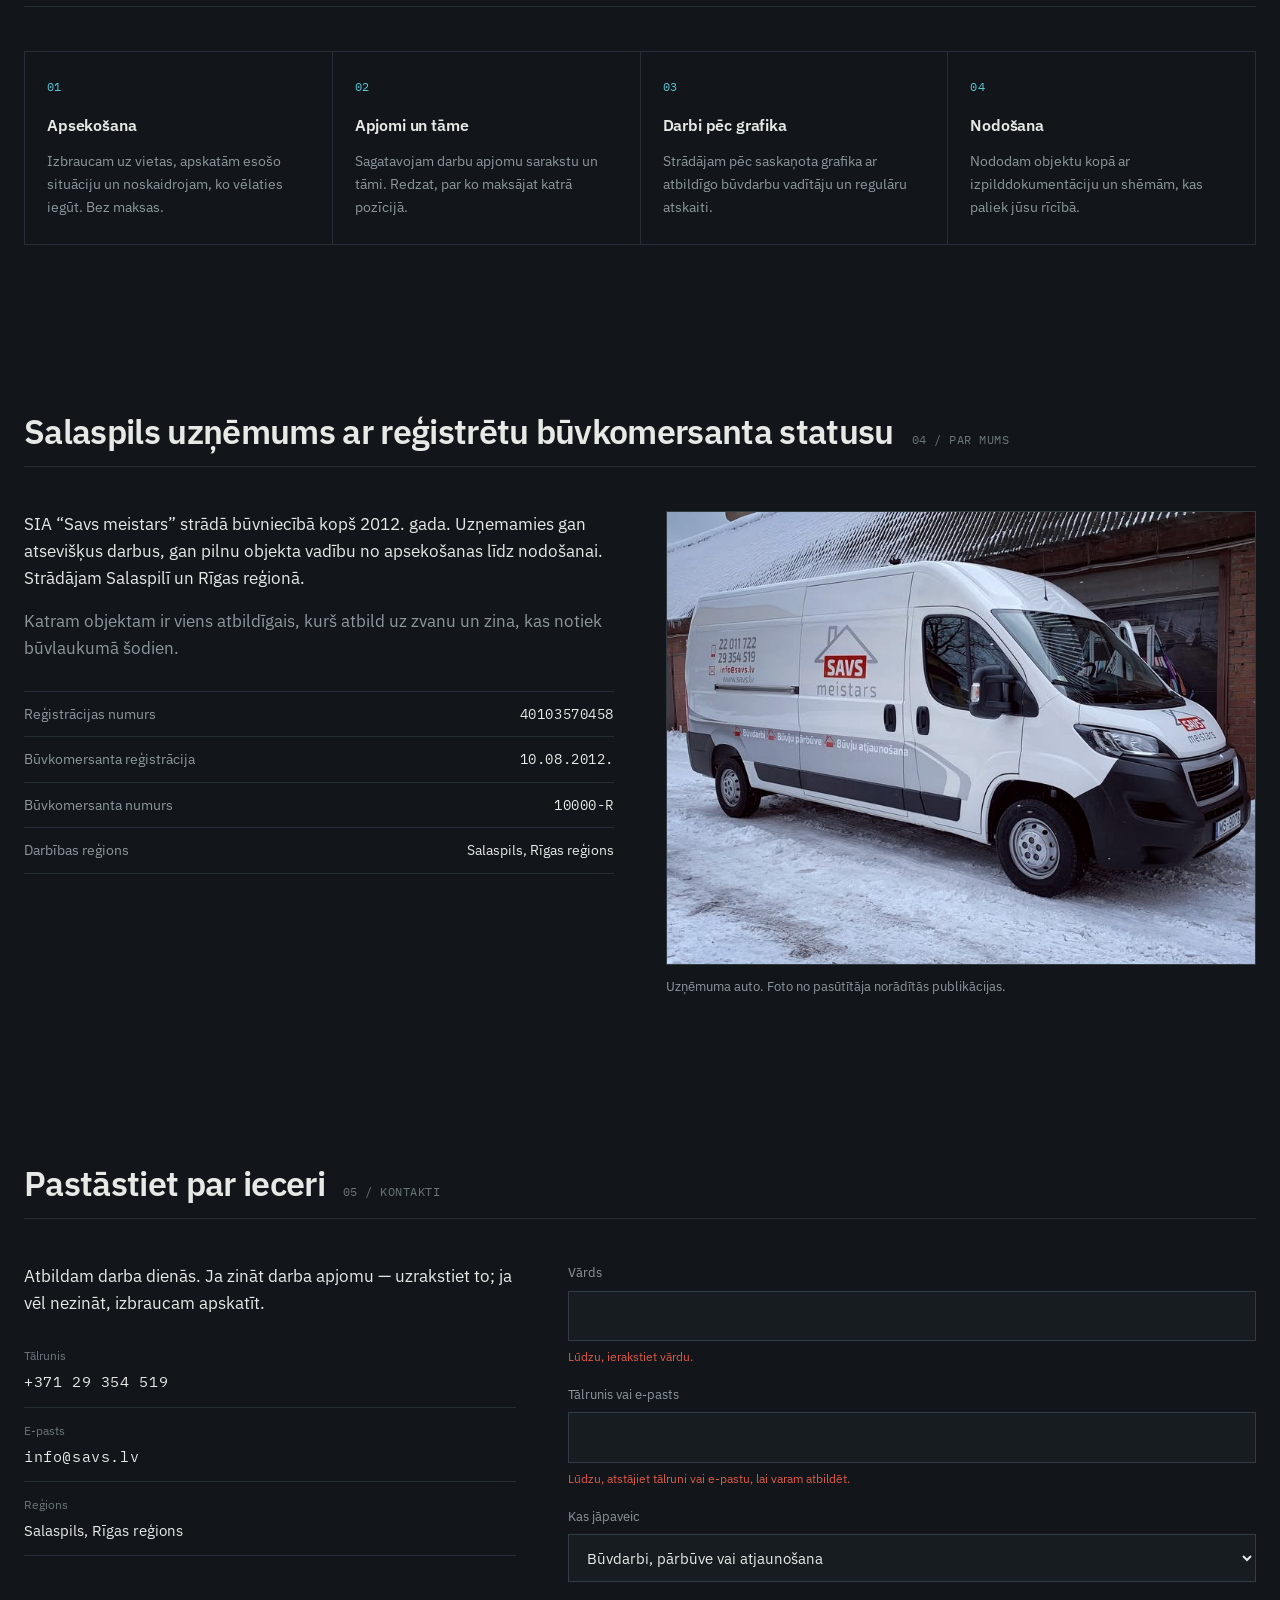
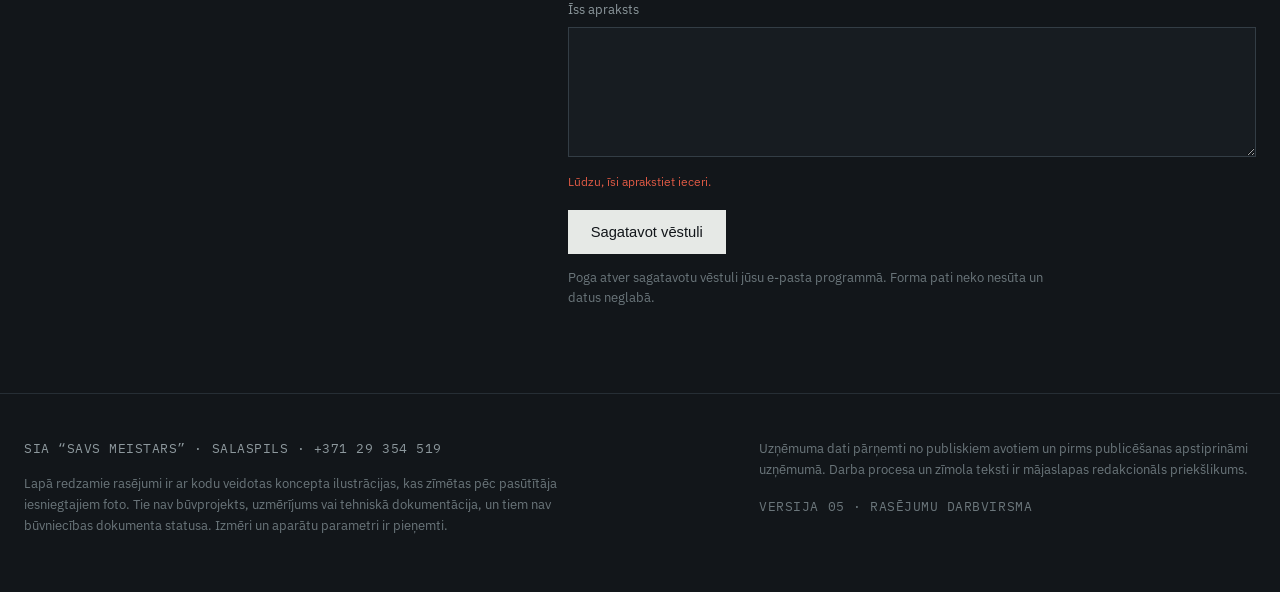
<file: index.src.html>
<!doctype html>
<html lang="lv">
<head>
<meta charset="utf-8">
<meta name="viewport" content="width=device-width, initial-scale=1">
<meta name="robots" content="noindex, nofollow">
<title>SAVS meistars — Vispirms rasējums. Tad būvniecība.</title>
<meta name="description" content="SIA “Savs meistars” — būvdarbi, pārbūve, būvdarbu vadība un elektronisko sakaru sistēmas Salaspilī un Rīgas reģionā kopš 2012. gada.">
<link rel="icon" href="assets/favicon.svg" type="image/svg+xml">
<link rel="preload" href="assets/plex-sans-latin.woff2" as="font" type="font/woff2" crossorigin>
<link rel="preload" href="assets/plex-mono-400-latin.woff2" as="font" type="font/woff2" crossorigin>
<link rel="stylesheet" href="styles.css">
</head>
<body>

<a class="skip" href="#saturs">Pāriet uz saturu</a>

<header>
  <div class="wrap bar">
    <a class="brand" href="#">
      <img src="assets/logo.svg" alt="">
      <span class="mono">SAVS MEISTARS</span>
    </a>
    <nav id="nav">
      <ul>
        <li><a href="#pakalpojumi">Pakalpojumi</a></li>
        <li><a href="#rasejumi">Rasējumi</a></li>
        <li><a href="#process">Kā strādājam</a></li>
        <li><a href="#par-mums">Par mums</a></li>
        <li><a href="#kontakti">Kontakti</a></li>
      </ul>
    </nav>
    <a class="tel mono" href="tel:+37129354519">+371 29 354 519</a>
    <button class="burger mono" id="burger" aria-expanded="false" aria-controls="nav">Izvēlne</button>
  </div>
</header>

<main id="saturs">

  <!-- ============================ sākumekrāns ============================ -->
  <section class="hero wrap">
    <div class="hero-grid">
      <div>
        <p class="mono muted" style="font-size:.78rem;margin-bottom:20px">SALASPILS · KOPŠ 2012 · BŪVKOMERSANTS 10000-R</p>
        <h1>Vispirms rasējums. Tad būvniecība.</h1>
        <p class="lead">Būvdarbi, pārbūve un atjaunošana, būvdarbu vadība un elektronisko sakaru sistēmas. Strādājam pēc dokumentācijas, nevis pēc atmiņas — tāpēc darba apjoms, termiņš un cena ir zināmi pirms darba sākuma.</p>
        <div class="cta-row">
          <a class="btn btn-primary" href="#kontakti">Pārrunāt ieceri</a>
          <a class="btn btn-ghost" href="#pakalpojumi">Ko darām</a>
        </div>
        <div class="facts">
          <div class="fact"><b>2012</b><span>Būvkomersanta reģistrācija</span></div>
          <div class="fact"><b>3</b><span>Darbības jomas</span></div>
          <div class="fact"><b>10000-R</b><span>Reģistrācijas numurs</span></div>
        </div>
      </div>

      <div class="dwg-frame">
        <div class="dwg-top">
          <span class="mono">A-101 · JUMTA PLĀNS</span>
          <span class="mono"><span class="swipe">velciet sāniski · </span>M 1:200</span>
        </div>
        <div class="dwg-scroll">
          <svg class="dwg" id="dwg-roof" viewBox="60 150 2620 1660" role="img" aria-labelledby="roof-t roof-d">
            <title id="roof-t">Jumta plāns ar saules paneļu masīvu un elektroietaises trasēm</title>
            <desc id="roof-d">Shematisks jumta plāns: trīs korpusi ar četrslīpju jumtiem, saules paneļu masīvs uz dienvidu nogāzēm, skurstenis, ventilācijas izvadi, trīs jumta logi, invertora un ievadsadalnes atrašanās vieta ar līdzstrāvas un maiņstrāvas trasēm, izmēru ķēde un ziemeļu virziens.</desc>
<!--ROOF-->
          </svg>
        </div>
        <div class="layers" id="layers">
          <button class="layer l-arh" type="button" aria-pressed="true" data-target="dwg-roof" data-layer="arh"><i class="swatch"></i><span class="code">A-ARH</span> <span class="nm">Apjoms</span></button>
          <button class="layer l-jumt" type="button" aria-pressed="true" data-target="dwg-roof" data-layer="jumt"><i class="swatch"></i><span class="code">A-JUM</span> <span class="nm">Jumts</span></button>
          <button class="layer l-pv" type="button" aria-pressed="true" data-target="dwg-roof" data-layer="pv"><i class="swatch"></i><span class="code">S-PV</span> <span class="nm">Paneļi</span></button>
          <button class="layer l-elt" type="button" aria-pressed="true" data-target="dwg-roof" data-layer="elt"><i class="swatch"></i><span class="code">E-ELT</span> <span class="nm">Elektro</span></button>
          <button class="layer l-izm" type="button" aria-pressed="true" data-target="dwg-roof" data-layer="izm"><i class="swatch"></i><span class="code">M-IZM</span> <span class="nm">Izmēri</span></button>
        </div>
        <div class="titleblock">
          <div class="tb"><span>Objekts</span><b>Dzīvojamā māja</b></div>
          <div class="tb"><span>Stadija</span><b>Koncepts</b></div>
          <div class="tb"><span>Lapa</span><b>A-101</b></div>
          <div class="tb"><span>Datums</span><b>09.2026</b></div>
        </div>
        <div class="note">
          <p>Rasējums ir shematiska rekonstrukcija pēc pasūtītāja iesniegtā aerofoto. Izmēri ir pieņemti, nevis uzmērīti. Tas nav būvprojekts un nav tehniskā dokumentācija.</p>
        </div>
      </div>
    </div>
  </section>

  <!-- ============================ pakalpojumi ============================ -->
  <section class="wrap" id="pakalpojumi">
    <div class="sec-head">
      <h2>Trīs jomas, viena atbildība</h2>
      <span class="sheet-no mono">01 / PAKALPOJUMI</span>
    </div>
    <div class="cards">
      <a class="card" href="#kontakti" data-service="buvdarbi">
        <span class="code mono">A-100 · BŪVDARBI</span>
        <h3>Būvdarbi, pārbūve un atjaunošana</h3>
        <p>Jaunbūves, pārbūve un ēku atjaunošana. Nesošās konstrukcijas, fasādes, jumti un iekšdarbi. Katram posmam ir izpildes shēma un pieņemšanas kārtība.</p>
        <span class="go">Pārrunāt darbu apjomu</span>
      </a>
      <a class="card" href="#kontakti" data-service="vadiba">
        <span class="code mono">A-200 · VADĪBA</span>
        <h3>Būvdarbu vadība</h3>
        <p>Sertificēta būvdarbu vadība: grafiks, apakšuzņēmēju koordinācija, izpilddokumentācija un sarakste ar būvvaldi. Pasūtītājam paliek viens sarunbiedrs.</p>
        <span class="go">Uzdot jautājumu par vadību</span>
      </a>
      <a class="card" href="#kontakti" data-service="elektro">
        <span class="code mono">E-300 · SISTĒMAS</span>
        <h3>Elektronisko sakaru sistēmas</h3>
        <p>Vājstrāvas un sakaru tīkli ēkā: kabeļu trases, sadalnes, datu un video sistēmas. Izpildshēmas nododam kopā ar objektu.</p>
        <span class="go">Pieteikt sistēmu risinājumu</span>
      </a>
    </div>
  </section>

  <!-- ============================ rasējumi ============================ -->
  <section class="wrap" id="rasejumi">
    <div class="sec-head">
      <h2>Kā izskatās mūsu dokumentācija</h2>
      <span class="sheet-no mono">02 / RASĒJUMI</span>
    </div>
    <p class="lead" style="margin-bottom:44px">Divi rasējumi no tā paša objekta: fasādes skats un elektroietaises principiālā shēma. Pie katra objekta pasūtītājs saņem to pašu — zīmējumu, nevis mutisku aprakstu.</p>

    <div class="dwg-frame" style="margin-bottom:40px">
      <div class="dwg-top">
        <span class="mono">A-201 · FASĀDE, DIENVIDRIETUMU SKATS</span>
        <span class="mono"><span class="swipe">velciet sāniski · </span>M 1:150</span>
      </div>
      <div class="dwg-scroll">
        <svg class="dwg" id="dwg-elev" viewBox="60 400 2500 950" role="img" aria-labelledby="elev-t elev-d">
          <title id="elev-t">Fasādes rasējums, dienvidrietumu skats</title>
          <desc id="elev-d">Ēkas fasāde: ķieģeļu mūra sienas, metāla dakstiņu jumts, mūra skurstenis, bēniņu stāva logs šķērsjumta zelminī un nojume uz balstiem ēkas labajā pusē. Norādīti dzegas un kores augstumi un kopējais garums.</desc>
<!--ELEV-->
        </svg>
      </div>
      <div class="layers">
        <button class="layer l-arh" type="button" aria-pressed="true" data-target="dwg-elev" data-layer="arh"><i class="swatch"></i><span class="code">A-ARH</span> <span class="nm">Apjoms un logi</span></button>
        <button class="layer l-jumt" type="button" aria-pressed="true" data-target="dwg-elev" data-layer="jumt"><i class="swatch"></i><span class="code">A-MAT</span> <span class="nm">Mūra un seguma raksts</span></button>
        <button class="layer l-izm" type="button" aria-pressed="true" data-target="dwg-elev" data-layer="izm"><i class="swatch"></i><span class="code">M-IZM</span> <span class="nm">Izmēri un apzīmējumi</span></button>
      </div>
      <div class="note">
        <p>Fasāde zīmēta pēc pasūtītāja iesniegtā zemes līmeņa foto, kas uzņemts agrāk par aerofoto — tajā saules paneļu vēl nav. Augstumi ir pieņemti.</p>
      </div>
    </div>

    <div class="dwg-frame">
      <div class="dwg-top">
        <span class="mono">E-301 · PRINCIPIĀLĀ ELEKTROSHĒMA (TIPVEIDA)</span>
        <span class="mono"><span class="swipe">velciet sāniski · </span>BEZ MĒROGA</span>
      </div>
      <div class="dwg-scroll">
        <svg class="dwg" id="dwg-el" viewBox="0 0 1900 860" role="img" aria-labelledby="el-t el-d">
          <title id="el-t">Tipveida vienlīnijas elektroshēma dzīvojamai ēkai ar saules elektrostaciju</title>
          <desc id="el-d">Shēma: tīkla ievads, skaitītājs, ievadaizsardzība, pārsprieguma aizsardzība, sadalnes kopne ar sešām grupām, atsevišķs saules elektrostacijas atzars ar līdzstrāvas atslēdzēju un invertoru, un aizsargzemējuma kopne.</desc>

          <g data-layer="arh">
            <text class="an" x="60" y="44">TĪKLS 3~400/230 V, 50 Hz</text>
            <polyline class="ac" points="140,66 140,122"/>
            <circle class="ac" cx="140" cy="152" r="30"/>
            <text class="an" x="140" y="160" text-anchor="middle">kWh</text>
            <text class="an" x="196" y="160">SKAITĪTĀJS</text>
            <polyline class="ac" points="140,182 140,240"/>
            <rect class="box" x="102" y="240" width="76" height="52"/>
            <text class="an-b" x="140" y="273" text-anchor="middle">QF1</text>
            <text class="an" x="196" y="273">IEVADS 3×25 A</text>
            <polyline class="ac" points="140,292 140,440"/>
            <polyline class="ac" points="140,352 300,352"/>
            <rect class="box" x="300" y="326" width="86" height="52"/>
            <text class="an-b" x="343" y="359" text-anchor="middle">SPD</text>
            <text class="an" x="402" y="359">2. TIPS</text>
            <polyline class="wall" points="140,440 1760,440"/>
            <text class="an" x="60" y="424">KOPNE</text>
          </g>

          <g data-layer="elt">
            <polyline class="dc" points="260,440 260,496"/>
            <rect class="box" x="222" y="496" width="76" height="52"/>
            <text class="an-b" x="260" y="529" text-anchor="middle">RCD</text>
            <text class="an" x="260" y="580" text-anchor="middle">30 mA</text>
            <text class="grp" x="260" y="618" text-anchor="middle">KONTAKTLIGZDAS</text>

            <polyline class="dc" points="490,440 490,496"/>
            <rect class="box" x="452" y="496" width="76" height="52"/>
            <text class="an-b" x="490" y="529" text-anchor="middle">QF2</text>
            <text class="an" x="490" y="580" text-anchor="middle">16 A</text>
            <text class="grp" x="490" y="618" text-anchor="middle">APGAISMOJUMS</text>

            <polyline class="dc" points="720,440 720,496"/>
            <rect class="box" x="682" y="496" width="76" height="52"/>
            <text class="an-b" x="720" y="529" text-anchor="middle">QF3</text>
            <text class="an" x="720" y="580" text-anchor="middle">20 A</text>
            <text class="grp" x="720" y="618" text-anchor="middle">PLĪTS</text>

            <polyline class="dc" points="950,440 950,496"/>
            <rect class="box" x="912" y="496" width="76" height="52"/>
            <text class="an-b" x="950" y="529" text-anchor="middle">QF4</text>
            <text class="an" x="950" y="580" text-anchor="middle">16 A</text>
            <text class="grp" x="950" y="618" text-anchor="middle">APKURE</text>

            <polyline class="dc" points="1180,440 1180,496"/>
            <rect class="box" x="1142" y="496" width="76" height="52"/>
            <text class="an-b" x="1180" y="529" text-anchor="middle">QF5</text>
            <text class="an" x="1180" y="580" text-anchor="middle">10 A</text>
            <text class="grp" x="1180" y="618" text-anchor="middle">ĀRA GAISMA</text>

            <polyline class="dc" points="1410,440 1410,496"/>
            <rect class="box" x="1372" y="496" width="76" height="52"/>
            <text class="an-b" x="1410" y="529" text-anchor="middle">QF6</text>
            <text class="an" x="1410" y="580" text-anchor="middle">16 A</text>
            <text class="grp" x="1410" y="618" text-anchor="middle">NOJUME</text>
          </g>

          <g data-layer="pv">
            <polyline class="pv" points="1700,440 1700,360"/>
            <rect class="box" x="1662" y="308" width="76" height="52"/>
            <text class="an-b" x="1700" y="341" text-anchor="middle">QF7</text>
            <text class="an" x="1638" y="341" text-anchor="end">25 A</text>
            <polyline class="pv" points="1700,308 1700,240"/>
            <rect class="box" x="1636" y="160" width="128" height="80"/>
            <text class="an-b" x="1700" y="208" text-anchor="middle">= / ~</text>
            <text class="an" x="1612" y="208" text-anchor="end">INVERTORS</text>
            <polyline class="pv" points="1700,160 1700,116"/>
            <rect class="box" x="1662" y="64" width="76" height="52"/>
            <text class="an-b" x="1700" y="97" text-anchor="middle">DC</text>
            <text class="an" x="1638" y="97" text-anchor="end">ATSLĒDZĒJS</text>
            <polyline class="pv" points="1300,90 1662,90"/>
            <rect class="pv" x="1160" y="54" width="140" height="72"/>
            <polyline class="pv" points="1160,126 1300,54"/>
            <text class="grp" x="1230" y="166" text-anchor="middle">SAULES PANEĻU MASĪVS</text>
          </g>

          <g data-layer="izm">
            <polyline class="pe" points="140,740 1700,740"/>
            <polyline class="pe" points="140,440 140,740"/>
            <polyline class="pe" points="1700,440 1700,740"/>
            <text class="an" x="60" y="732">PE</text>
            <polyline class="pe" points="920,740 920,782"/>
            <polyline class="pe" points="872,782 968,782"/>
            <polyline class="pe" points="890,800 950,800"/>
            <polyline class="pe" points="906,818 934,818"/>
            <text class="an" x="996" y="790">ZEMĒJUMA KONTŪRS</text>
          </g>
        </svg>
      </div>
      <div class="layers">
        <button class="layer l-arh" type="button" aria-pressed="true" data-target="dwg-el" data-layer="arh"><i class="swatch"></i><span class="code">E-IEV</span> <span class="nm">Ievads un kopne</span></button>
        <button class="layer l-elt" type="button" aria-pressed="true" data-target="dwg-el" data-layer="elt"><i class="swatch"></i><span class="code">E-GRP</span> <span class="nm">Grupas</span></button>
        <button class="layer l-pv" type="button" aria-pressed="true" data-target="dwg-el" data-layer="pv"><i class="swatch"></i><span class="code">E-PV</span> <span class="nm">Saules elektrostacija</span></button>
        <button class="layer l-izm" type="button" aria-pressed="true" data-target="dwg-el" data-layer="izm"><i class="swatch"></i><span class="code">E-PE</span> <span class="nm">Zemējums</span></button>
      </div>
      <div class="note">
        <p>Tipveida shēma, kas parāda risinājuma uzbūvi. Konkrētas ēkas aizsardzības aparāti, kabeļu šķērsgriezumi un grupu skaits nosakāmi projektā un saskaņojami ar tīkla operatoru.</p>
      </div>
    </div>
  </section>

  <!-- ============================ process ============================ -->
  <section class="wrap" id="process">
    <div class="sec-head">
      <h2>Četri soļi no sarunas līdz nodošanai</h2>
      <span class="sheet-no mono">03 / PROCESS</span>
    </div>
    <div class="steps">
      <div class="step">
        <div class="code mono">01</div>
        <h3>Apsekošana</h3>
        <p>Izbraucam uz vietas, apskatām esošo situāciju un noskaidrojam, ko vēlaties iegūt. Bez maksas.</p>
      </div>
      <div class="step">
        <div class="code mono">02</div>
        <h3>Apjomi un tāme</h3>
        <p>Sagatavojam darbu apjomu sarakstu un tāmi. Redzat, par ko maksājat katrā pozīcijā.</p>
      </div>
      <div class="step">
        <div class="code mono">03</div>
        <h3>Darbi pēc grafika</h3>
        <p>Strādājam pēc saskaņota grafika ar atbildīgo būvdarbu vadītāju un regulāru atskaiti.</p>
      </div>
      <div class="step">
        <div class="code mono">04</div>
        <h3>Nodošana</h3>
        <p>Nododam objektu kopā ar izpilddokumentāciju un shēmām, kas paliek jūsu rīcībā.</p>
      </div>
    </div>
  </section>

  <!-- ============================ par mums ============================ -->
  <section class="wrap" id="par-mums">
    <div class="sec-head">
      <h2>Salaspils uzņēmums ar reģistrētu būvkomersanta statusu</h2>
      <span class="sheet-no mono">04 / PAR MUMS</span>
    </div>
    <div class="about-grid">
      <div>
        <p>SIA “Savs meistars” strādā būvniecībā kopš 2012. gada. Uzņemamies gan atsevišķus darbus, gan pilnu objekta vadību no apsekošanas līdz nodošanai. Strādājam Salaspilī un Rīgas reģionā.</p>
        <p class="muted">Katram objektam ir viens atbildīgais, kurš atbild uz zvanu un zina, kas notiek būvlaukumā šodien.</p>
        <dl class="spec">
          <div><dt>Reģistrācijas numurs</dt><dd class="mono">40103570458</dd></div>
          <div><dt>Būvkomersanta reģistrācija</dt><dd class="mono">10.08.2012.</dd></div>
          <div><dt>Būvkomersanta numurs</dt><dd class="mono">10000-R</dd></div>
          <div><dt>Darbības reģions</dt><dd>Salaspils, Rīgas reģions</dd></div>
        </dl>
      </div>
      <div>
        <img src="assets/savs-auto.jpg" alt="Uzņēmuma auto ar “Savs meistars” noformējumu" width="1200" height="800">
        <p class="muted" style="font-size:.8rem;margin-top:12px">Uzņēmuma auto. Foto no pasūtītāja norādītās publikācijas.</p>
      </div>
    </div>
  </section>

  <!-- ============================ kontakti ============================ -->
  <section class="wrap" id="kontakti">
    <div class="sec-head">
      <h2>Pastāstiet par ieceri</h2>
      <span class="sheet-no mono">05 / KONTAKTI</span>
    </div>
    <div class="contact-grid">
      <div>
        <p>Atbildam darba dienās. Ja zināt darba apjomu — uzrakstiet to; ja vēl nezināt, izbraucam apskatīt.</p>
        <ul class="contact-list">
          <li><span>Tālrunis</span><a class="mono" href="tel:+37129354519">+371 29 354 519</a></li>
          <li><span>E-pasts</span><a class="mono" href="mailto:info@savs.lv">info@savs.lv</a></li>
          <li><span>Reģions</span>Salaspils, Rīgas reģions</li>
        </ul>
      </div>

      <form id="form" novalidate>
        <div class="field">
          <label for="f-name">Vārds</label>
          <input id="f-name" name="name" type="text" autocomplete="name" required>
          <span class="err" id="e-name" hidden>Lūdzu, ierakstiet vārdu.</span>
        </div>
        <div class="field">
          <label for="f-contact">Tālrunis vai e-pasts</label>
          <input id="f-contact" name="contact" type="text" autocomplete="tel" required>
          <span class="err" id="e-contact" hidden>Lūdzu, atstājiet tālruni vai e-pastu, lai varam atbildēt.</span>
        </div>
        <div class="field">
          <label for="f-service">Kas jāpaveic</label>
          <select id="f-service" name="service">
            <option value="buvdarbi">Būvdarbi, pārbūve vai atjaunošana</option>
            <option value="vadiba">Būvdarbu vadība</option>
            <option value="elektro">Elektronisko sakaru sistēmas</option>
            <option value="cits">Vēl nezinu, jāapskata</option>
          </select>
        </div>
        <div class="field">
          <label for="f-msg">Īss apraksts</label>
          <textarea id="f-msg" name="message" required></textarea>
          <span class="err" id="e-msg" hidden>Lūdzu, īsi aprakstiet ieceri.</span>
        </div>
        <button class="btn btn-primary" type="submit">Sagatavot vēstuli</button>
        <p class="form-note">Poga atver sagatavotu vēstuli jūsu e-pasta programmā. Forma pati neko nesūta un datus neglabā.</p>
      </form>
    </div>
  </section>

</main>

<footer>
  <div class="wrap foot-grid">
    <div>
      <p class="mono" style="color:var(--muted);margin-bottom:14px">SIA “SAVS MEISTARS” · SALASPILS · +371 29 354 519</p>
      <p>Lapā redzamie rasējumi ir ar kodu veidotas koncepta ilustrācijas, kas zīmētas pēc pasūtītāja iesniegtajiem foto. Tie nav būvprojekts, uzmērījums vai tehniskā dokumentācija, un tiem nav būvniecības dokumenta statusa. Izmēri un aparātu parametri ir pieņemti.</p>
    </div>
    <div>
      <p>Uzņēmuma dati pārņemti no publiskiem avotiem un pirms publicēšanas apstiprināmi uzņēmumā. Darba procesa un zīmola teksti ir mājaslapas redakcionāls priekšlikums.</p>
      <p class="mono" style="margin-top:14px">VERSIJA 05 · RASĒJUMU DARBVIRSMA</p>
    </div>
  </div>
</footer>

<script src="app.js" defer></script>
</body>
</html>
</file>
<file: styles.css>
/* SAVS meistars — versija 05. Rasējuma darbvirsma.
   Slāņu krāsas seko CAD praksei: katrai sistēmai sava krāsa, un tā pati
   krāsa atkārtojas slāņu panelī, tekstā un rasējumā. */

@font-face {
  font-family: Plex;
  font-style: normal;
  font-weight: 100 700;
  font-display: swap;
  src: url(assets/plex-sans-latin-ext.woff2) format('woff2');
  unicode-range: U+0100-02BA, U+02BD-02C5, U+02C7-02CC, U+02CE-02D7, U+02DD-02FF, U+0304, U+0308, U+0329, U+1D00-1DBF, U+1E00-1E9F, U+1EF2-1EFF, U+2020, U+20A0-20AB, U+20AD-20C0, U+2113, U+2C60-2C7F, U+A720-A7FF;
}
@font-face {
  font-family: Plex;
  font-style: normal;
  font-weight: 100 700;
  font-display: swap;
  src: url(assets/plex-sans-latin.woff2) format('woff2');
  unicode-range: U+0000-00FF, U+0131, U+0152-0153, U+02BB-02BC, U+02C6, U+02DA, U+02DC, U+0304, U+0308, U+0329, U+2000-206F, U+20AC, U+2122, U+2191, U+2193, U+2212, U+2215, U+FEFF, U+FFFD;
}
@font-face {
  font-family: PlexMono;
  font-style: normal;
  font-weight: 400;
  font-display: swap;
  src: url(assets/plex-mono-400-latin-ext.woff2) format('woff2');
  unicode-range: U+0100-02BA, U+02BD-02C5, U+02C7-02CC, U+02CE-02D7, U+02DD-02FF, U+0304, U+0308, U+0329, U+1D00-1DBF, U+1E00-1E9F, U+1EF2-1EFF, U+2020, U+20A0-20AB, U+20AD-20C0, U+2113, U+2C60-2C7F, U+A720-A7FF;
}
@font-face {
  font-family: PlexMono;
  font-style: normal;
  font-weight: 400;
  font-display: swap;
  src: url(assets/plex-mono-400-latin.woff2) format('woff2');
  unicode-range: U+0000-00FF, U+0131, U+0152-0153, U+02BB-02BC, U+02C6, U+02DA, U+02DC, U+0304, U+0308, U+0329, U+2000-206F, U+20AC, U+2122, U+2191, U+2193, U+2212, U+2215, U+FEFF, U+FFFD;
}
@font-face {
  font-family: PlexMono;
  font-style: normal;
  font-weight: 500;
  font-display: swap;
  src: url(assets/plex-mono-500-latin-ext.woff2) format('woff2');
  unicode-range: U+0100-02BA, U+02BD-02C5, U+02C7-02CC, U+02CE-02D7, U+02DD-02FF, U+0304, U+0308, U+0329, U+1D00-1DBF, U+1E00-1E9F, U+1EF2-1EFF, U+2020, U+20A0-20AB, U+20AD-20C0, U+2113, U+2C60-2C7F, U+A720-A7FF;
}
@font-face {
  font-family: PlexMono;
  font-style: normal;
  font-weight: 500;
  font-display: swap;
  src: url(assets/plex-mono-500-latin.woff2) format('woff2');
  unicode-range: U+0000-00FF, U+0131, U+0152-0153, U+02BB-02BC, U+02C6, U+02DA, U+02DC, U+0304, U+0308, U+0329, U+2000-206F, U+20AC, U+2122, U+2191, U+2193, U+2212, U+2215, U+FEFF, U+FFFD;
}

:root {
  --bg:      #12161a;
  --bg-2:    #171c21;
  --bg-3:    #1c2228;
  --line:    #262e35;
  --line-2:  #333d45;
  --ink:     #e6e9e6;
  --muted:   #8d989d;
  --muted-2: #6b767b;

  /* slāņu krāsas */
  --arh:  #e6e9e6;
  --jumt: #b9c3c4;
  --pv:   #57c7d4;
  --elt:  #e0b93f;
  --ac:   #e05a45;
  --izm:  #6fbf6a;

  --measure: 62ch;
}

*, *::before, *::after { box-sizing: border-box; }

html {
  -webkit-text-size-adjust: 100%;
  scroll-behavior: smooth;
}

@media (prefers-reduced-motion: reduce) {
  html { scroll-behavior: auto; }
  *, *::before, *::after {
    animation-duration: .01ms !important;
    transition-duration: .01ms !important;
  }
}

body {
  margin: 0;
  background: var(--bg);
  color: var(--ink);
  font-family: Plex, "Segoe UI", system-ui, -apple-system, Arial, sans-serif;
  font-size: 17px;
  line-height: 1.6;
  font-synthesis-weight: none;
}

/* smalks koordinātu režģis visai lapai — rasējuma darbvirsma */
body::before {
  content: "";
  position: fixed;
  inset: 0;
  pointer-events: none;
  z-index: 0;
  background-image:
    linear-gradient(to right, rgba(255,255,255,.028) 1px, transparent 1px),
    linear-gradient(to bottom, rgba(255,255,255,.028) 1px, transparent 1px);
  background-size: 48px 48px;
}

body > * { position: relative; z-index: 1; }

a { color: inherit; }

:focus-visible {
  outline: 2px solid var(--pv);
  outline-offset: 3px;
}

.wrap {
  width: min(1280px, 100% - 48px);
  margin-inline: auto;
}

.skip {
  position: absolute;
  left: -9999px;
}
.skip:focus {
  left: 12px;
  top: 12px;
  z-index: 60;
  background: var(--bg-3);
  border: 1px solid var(--line-2);
  padding: 10px 14px;
}

.mono {
  font-family: PlexMono, ui-monospace, "SFMono-Regular", Consolas, monospace;
  letter-spacing: .04em;
}

/* ---------- galvene ---------- */

header {
  position: sticky;
  top: 0;
  z-index: 40;
  background: rgba(18, 22, 26, .93);
  backdrop-filter: blur(6px);
  border-bottom: 1px solid var(--line);
}

.bar {
  display: flex;
  align-items: center;
  gap: 28px;
  height: 66px;
}

.brand {
  display: flex;
  align-items: center;
  gap: 12px;
  text-decoration: none;
  margin-right: auto;
}

.brand img { width: 34px; height: auto; display: block; }

.brand span {
  font-size: .82rem;
  font-weight: 500;
  letter-spacing: .12em;
}

nav ul {
  display: flex;
  gap: 26px;
  margin: 0;
  padding: 0;
  list-style: none;
}

nav a {
  font-size: .88rem;
  color: var(--muted);
  text-decoration: none;
  padding: 6px 0;
  border-bottom: 1px solid transparent;
}

nav a:hover { color: var(--ink); border-bottom-color: var(--pv); }

.tel {
  font-size: .88rem;
  white-space: nowrap;
  text-decoration: none;
  padding: 8px 14px;
  border: 1px solid var(--line-2);
}

.tel:hover { border-color: var(--pv); color: var(--pv); }

.burger {
  display: none;
  background: none;
  border: 1px solid var(--line-2);
  color: var(--ink);
  padding: 8px 12px;
  font: inherit;
  font-size: .82rem;
  cursor: pointer;
}

/* ---------- sekciju karkass ---------- */

section { padding: 84px 0; }

.sec-head {
  display: flex;
  align-items: baseline;
  gap: 18px;
  padding-bottom: 14px;
  margin-bottom: 44px;
  border-bottom: 1px solid var(--line);
}

.sheet-no {
  font-size: .78rem;
  color: var(--muted-2);
  white-space: nowrap;
}

h1 {
  margin: 0 0 24px;
  font-size: clamp(2.3rem, 5.2vw, 3.9rem);
  font-weight: 600;
  line-height: 1.02;
  letter-spacing: -.028em;
  max-width: 15ch;
}

h2 {
  margin: 0;
  font-size: clamp(1.5rem, 3vw, 2.1rem);
  font-weight: 600;
  line-height: 1.15;
  letter-spacing: -.02em;
}

h3 {
  margin: 0 0 10px;
  font-size: 1.12rem;
  font-weight: 600;
  letter-spacing: -.01em;
}

p { margin: 0 0 16px; max-width: var(--measure); }
p:last-child { margin-bottom: 0; }

.lead { font-size: 1.12rem; color: #c3cbcc; }
.muted { color: var(--muted); }

/* ---------- sākumekrāns ---------- */

.hero { padding: 60px 0 40px; }

.hero-grid {
  display: grid;
  grid-template-columns: minmax(0, 5fr) minmax(0, 7fr);
  gap: 56px;
  align-items: start;
}

.cta-row {
  display: flex;
  flex-wrap: wrap;
  gap: 14px;
  margin-top: 30px;
}

.btn {
  display: inline-block;
  padding: 13px 22px;
  font-size: .92rem;
  font-weight: 500;
  text-decoration: none;
  border: 1px solid var(--line-2);
}

.btn-primary { background: var(--ink); color: var(--bg); border-color: var(--ink); }
.btn-primary:hover { background: var(--pv); border-color: var(--pv); }
.btn-ghost:hover { border-color: var(--pv); color: var(--pv); }

.facts {
  display: grid;
  grid-template-columns: repeat(3, minmax(0, 1fr));
  gap: 24px;
  margin-top: 40px;
  padding-top: 26px;
  border-top: 1px solid var(--line);
}

.fact b {
  display: block;
  font-size: 1.5rem;
  font-weight: 600;
  letter-spacing: -.02em;
}

.fact span { font-size: .82rem; color: var(--muted); }

/* ---------- rasējuma rāmis ---------- */

.dwg-frame {
  border: 1px solid var(--line-2);
  background: var(--bg-2);
}

.dwg-top {
  display: flex;
  align-items: center;
  justify-content: space-between;
  gap: 16px;
  padding: 11px 16px;
  border-bottom: 1px solid var(--line);
  font-size: .74rem;
  color: var(--muted);
}

.dwg-scroll { overflow-x: auto; }

/* mājiens, ka rasējums ir platāks par ekrānu */
.swipe { display: none; color: var(--pv); }
@media (max-width: 720px) { .swipe { display: inline; } }

.dwg {
  display: block;
  width: 100%;
  height: auto;
  min-width: 660px;
}

.dwg * { vector-effect: non-scaling-stroke; fill: none; }
.dwg .grid polyline { stroke: #1d242a; stroke-width: .6; }
.dwg .wall   { stroke: var(--arh);  stroke-width: 1.7; }
.dwg .ridge  { stroke: var(--arh);  stroke-width: 1.1; }
.dwg .hip    { stroke: #98a3a8;     stroke-width: .9; }
.dwg .valley { stroke: #98a3a8;     stroke-width: .9; stroke-dasharray: 9 5; }
.dwg .feat   { stroke: var(--jumt); stroke-width: 1; }
.dwg .brick,
.dwg .tile   { stroke: #333f46;     stroke-width: .6; }
.dwg .ground { stroke: #98a3a8;     stroke-width: 2.2; }
.dwg .win    { stroke: var(--pv);   stroke-width: 1.1; }
.dwg .pv     { stroke: var(--pv);   stroke-width: .8; }
.dwg .dc     { stroke: var(--elt);  stroke-width: 1; }
.dwg .ac     { stroke: var(--ac);   stroke-width: 1; }
.dwg .pe     { stroke: var(--izm);  stroke-width: 1; stroke-dasharray: 7 4; }
.dwg .box    { stroke: var(--elt);  stroke-width: 1.4; }
.dwg .dim,
.dwg .dim-tick { stroke: var(--izm); stroke-width: .8; }
.dwg .north,
.dwg .north-a  { stroke: #98a3a8; stroke-width: .9; }
.dwg .north-f  { fill: #98a3a8; stroke: none; }

.dwg text {
  fill: var(--muted);
  stroke: none;
  font-family: PlexMono, ui-monospace, monospace;
  font-size: 30px;
  letter-spacing: .04em;
}
.dwg .an-b   { fill: var(--elt); }
.dwg .dim-txt { fill: var(--izm); font-size: 27px; }
.dwg .grp { font-size: 24px; }

/* slāņu slēgšana: JS uzliek data-off ar izslēgto slāņu sarakstu */
.dwg[data-off~="arh"]  [data-layer="arh"],
.dwg[data-off~="jumt"] [data-layer="jumt"],
.dwg[data-off~="pv"]   [data-layer="pv"],
.dwg[data-off~="elt"]  [data-layer="elt"],
.dwg[data-off~="izm"]  [data-layer="izm"] { display: none; }

/* ---------- slāņu panelis ---------- */

.layers {
  display: grid;
  grid-auto-flow: column;
  grid-auto-columns: minmax(0, 1fr);
  border-top: 1px solid var(--line);
}

.layer {
  display: flex;
  align-items: center;
  gap: 9px;
  min-width: 0;
  padding: 12px 11px;
  background: none;
  border: 0;
  border-right: 1px solid var(--line);
  color: var(--muted);
  font: inherit;
  font-size: .72rem;
  text-align: left;
  cursor: pointer;
}

.layer:last-child { border-right: 0; }
.layer:hover { background: var(--bg-3); color: var(--ink); }

.swatch {
  width: 11px;
  height: 11px;
  flex: none;
  border: 1px solid currentColor;
  background: currentColor;
}

.layer[aria-pressed="false"] { color: var(--muted-2); }
.layer[aria-pressed="false"] .swatch { background: none; }
.layer[aria-pressed="true"] { color: var(--ink); }

.layer .code { font-family: PlexMono, monospace; letter-spacing: .05em; white-space: nowrap; }
.layer .nm { color: var(--muted); overflow: hidden; text-overflow: ellipsis; white-space: nowrap; }
.layer[aria-pressed="false"] .nm { color: var(--muted-2); }

.l-arh  .swatch { color: var(--arh); }
.l-jumt .swatch { color: var(--jumt); }
.l-pv   .swatch { color: var(--pv); }
.l-elt  .swatch { color: var(--elt); }
.l-izm  .swatch { color: var(--izm); }

/* ---------- rakstlaukums ---------- */

.titleblock {
  display: grid;
  grid-template-columns: repeat(4, minmax(0, 1fr));
  border-top: 1px solid var(--line-2);
  font-size: .72rem;
}

.tb {
  padding: 11px 14px;
  border-right: 1px solid var(--line);
}
.tb:last-child { border-right: 0; }
.tb span { display: block; color: var(--muted-2); margin-bottom: 3px; }
.tb b { font-weight: 500; color: var(--ink); }

.note {
  padding: 12px 16px;
  border-top: 1px solid var(--line);
  font-size: .78rem;
  color: var(--muted-2);
}
.note p { max-width: none; }

/* ---------- pakalpojumi ---------- */

.cards {
  display: grid;
  grid-template-columns: repeat(3, minmax(0, 1fr));
  gap: 1px;
  background: var(--line);
  border: 1px solid var(--line);
}

.card {
  display: flex;
  flex-direction: column;
  padding: 30px 26px 26px;
  background: var(--bg);
  text-decoration: none;
}

.card:hover { background: var(--bg-2); }

.card .code {
  font-size: .74rem;
  color: var(--muted-2);
  margin-bottom: 22px;
}

.card p { font-size: .95rem; color: var(--muted); flex: 1; }

.card .go {
  margin-top: 20px;
  font-size: .86rem;
  font-weight: 500;
  color: var(--pv);
}

/* ---------- process ---------- */

.steps {
  display: grid;
  grid-template-columns: repeat(4, minmax(0, 1fr));
  gap: 1px;
  background: var(--line);
  border: 1px solid var(--line);
}

.step { padding: 26px 22px; background: var(--bg); }
.step .code { font-size: .74rem; color: var(--pv); margin-bottom: 16px; }
.step h3 { font-size: 1rem; }
.step p { font-size: .9rem; color: var(--muted); }

/* ---------- par mums ---------- */

.about-grid {
  display: grid;
  grid-template-columns: minmax(0, 6fr) minmax(0, 6fr);
  gap: 52px;
  align-items: start;
}

.about-grid img {
  width: 100%;
  height: auto;
  display: block;
  border: 1px solid var(--line-2);
  filter: saturate(.75) contrast(1.05);
}

.spec {
  margin: 28px 0 0;
  border-top: 1px solid var(--line);
  font-size: .88rem;
}

.spec div {
  display: flex;
  justify-content: space-between;
  gap: 20px;
  padding: 11px 0;
  border-bottom: 1px solid var(--line);
}

.spec dt { color: var(--muted); margin: 0; }
.spec dd { margin: 0; text-align: right; }

/* ---------- kontakti ---------- */

.contact-grid {
  display: grid;
  grid-template-columns: minmax(0, 5fr) minmax(0, 7fr);
  gap: 52px;
  align-items: start;
}

.field { margin-bottom: 18px; }

label {
  display: block;
  font-size: .8rem;
  color: var(--muted);
  margin-bottom: 7px;
}

input, select, textarea {
  width: 100%;
  padding: 12px 14px;
  background: var(--bg-2);
  border: 1px solid var(--line-2);
  color: var(--ink);
  font: inherit;
  font-size: .95rem;
}

input:focus, select:focus, textarea:focus {
  outline: none;
  border-color: var(--pv);
}

textarea { resize: vertical; min-height: 130px; }

.err {
  display: block;
  margin-top: 6px;
  font-size: .78rem;
  color: var(--ac);
}

input[aria-invalid="true"], textarea[aria-invalid="true"] { border-color: var(--ac); }

.form-note { font-size: .8rem; color: var(--muted-2); margin-top: 14px; }

.contact-list { margin: 0; padding: 0; list-style: none; font-size: .95rem; }
.contact-list li { padding: 13px 0; border-bottom: 1px solid var(--line); }
.contact-list span { display: block; font-size: .78rem; color: var(--muted-2); margin-bottom: 3px; }
.contact-list a { text-decoration: none; }
.contact-list a:hover { color: var(--pv); }

/* ---------- kājene ---------- */

footer {
  border-top: 1px solid var(--line);
  padding: 44px 0 56px;
  font-size: .82rem;
  color: var(--muted-2);
}

.foot-grid {
  display: grid;
  grid-template-columns: minmax(0, 7fr) minmax(0, 5fr);
  gap: 40px;
}

footer p { max-width: 68ch; }

/* ---------- adaptīvi ---------- */

@media (max-width: 1000px) {
  .hero-grid, .about-grid, .contact-grid, .foot-grid {
    grid-template-columns: minmax(0, 1fr);
    gap: 40px;
  }
  .cards, .steps { grid-template-columns: repeat(2, minmax(0, 1fr)); }
  .titleblock { grid-template-columns: repeat(2, minmax(0, 1fr)); }
  .tb { border-bottom: 1px solid var(--line); }
}

@media (max-width: 470px) {
  .brand span { display: none; }
}

@media (max-width: 720px) {
  body { font-size: 16px; }
  .wrap { width: min(1280px, 100% - 32px); }
  section { padding: 64px 0; }
  .hero { padding: 40px 0 56px; }

  .bar { gap: 12px; }
  .tel { font-size: .78rem; padding: 7px 10px; }
  .burger { padding: 7px 10px; font-size: .78rem; }

  nav {
    display: none;
    position: absolute;
    top: 66px;
    left: 0;
    right: 0;
    background: var(--bg-2);
    border-bottom: 1px solid var(--line);
    padding: 8px 0;
  }
  nav.open { display: block; }
  nav ul { flex-direction: column; gap: 0; }
  nav a { display: block; padding: 13px 24px; }

  .burger { display: block; order: 3; }
  .tel { order: 2; }

  .cards, .steps { grid-template-columns: minmax(0, 1fr); }
  .facts { grid-template-columns: minmax(0, 1fr); gap: 18px; }
  .layers { grid-auto-flow: row; }
  .layer { border-right: 0; border-bottom: 1px solid var(--line); }
  .sec-head { flex-direction: column; gap: 6px; }
}
</file>
